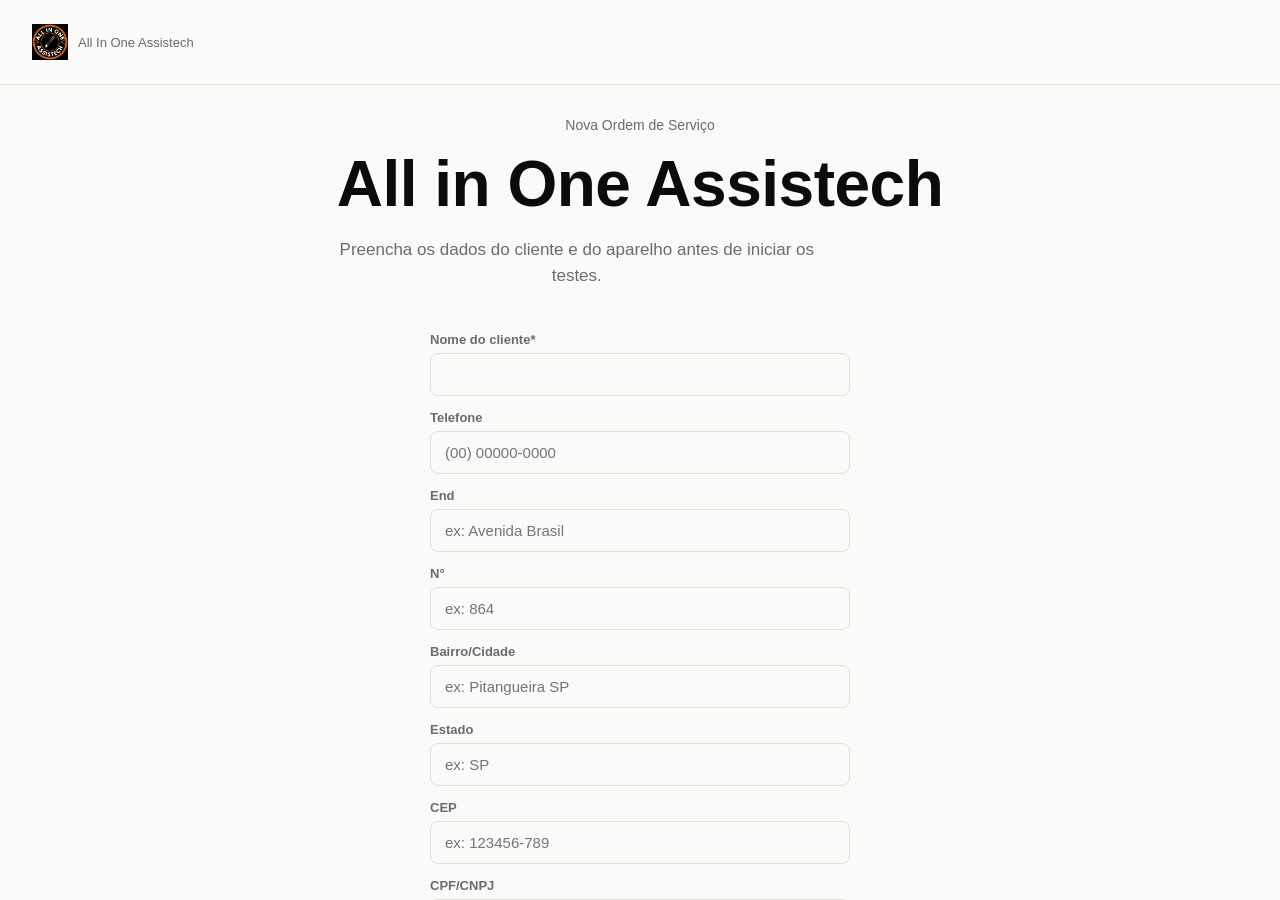
<file: index.html>
<!DOCTYPE html>
<html lang="pt-BR">
<head>
<meta charset="UTF-8">
<meta name="viewport" content="width=device-width, initial-scale=1">
<title>Diagnóstico AIO — All In One Assistech</title>
<link rel="icon" type="image/png" href="logo.png">
<link rel="stylesheet" href="styles.css">
</head>
<body>

<!-- TELA 1 — NOVA OS / INÍCIO -->
<section id="screen-start" class="screen screen--light is-active">
  <header class="brandbar">
    <img class="brandbar__logo" src="logo.png" alt="All In One Assistech">
    <span class="brandbar__name">All In One Assistech</span>
  </header>

  <div class="hero">

    <div id="os-form-wrap">
      <p class="hero__eyebrow">Nova Ordem de Serviço</p>
      <h1 class="hero__title">All in One Assistech</h1>
      <p class="hero__subtitle">
        Preencha os dados do cliente e do aparelho antes de iniciar
        os testes.
      </p>

      <form id="os-form" class="os-form">
        <label>Nome do cliente*
          <input type="text" id="os-cliente" required>
        </label>
        <label>Telefone
          <input type="tel" id="os-telefone" placeholder="(00) 00000-0000">
        </label>
        <label>End
          <input type="tel" id="os-end" placeholder="ex: Avenida Brasil">
        </label>
       <label>N°
          <input type="tel" id="os-n°" placeholder="ex: 864">
        </label>
       <label>Bairro/Cidade
          <input type="tel" id="os-bairro/cidade" placeholder="ex: Pitangueira SP">
        </label>
         <label>Estado
          <input type="tel" id="os-estado" placeholder="ex: SP">
        </label>
         <label>CEP
          <input type="tel" id="os-cep" placeholder="ex: 123456-789">
        </label>
           <label>CPF/CNPJ
          <input type="tel" id="os-cpf/cnpj " placeholder="ex: 000000000-00">
        </label>
             <label>N° de Serie
          <input type="tel" id=" os-n° de serie " placeholder="ex: 000000000-00">
        </label>
        <label>IMEI
          <input type="tel" id="os-imei"  placeholder="ex: 00 0000 000000 00000">
        </label>
           <label>Aparelho (marca/modelo)
          <input type="text" id="os-aparelho" placeholder="ex: Samsung A54">
        </label>
        <label>Defeito relatado*
          <textarea id="os-defeito" rows="2" required></textarea>
        </label>
               <label>Solução Apresentado*
          <textarea id="os-solução" rows="2" required></textarea>
        </label>
               <label>Senha do aparelho*
          <input type="hidden" id="os-senha">
        </label>
        <div class="senha-widget">
          <div class="senha-tabs">
            <button type="button" class="senha-tab active" data-mode="texto">PIN / Senha</button>
            <button type="button" class="senha-tab" data-mode="padrao">Padrão (desenho)</button>
          </div>
          <textarea id="os-senha-texto" rows="2" placeholder="Digite a senha ou PIN"></textarea>
          <div id="os-senha-padrao-wrap" class="senha-padrao-wrap" style="display:none;">
            <canvas id="os-senha-pattern" width="168" height="168"></canvas>
            <button type="button" id="os-senha-pattern-clear" class="btn btn--ghost-dark senha-padrao-clear">Limpar desenho</button>
          </div>
        </div>
        <label>Acessórios entregues
          <input type="text" id="os-acessorios" placeholder="ex: carregador, capinha">
        </label>
             </label>
               <label>Data e hora de entrada*
          <textarea id="os-data e hora entrada " rows="2" required></textarea>
        </label>
                     </label>
               <label>Data e hora de saida*
          <textarea id="os-data e hora said " rows="2" required></textarea>
        </label>
             </label>
               <label>orçamento aprovado*
          <textarea id="os-orçamento aprovado " rows="2" required></textarea>
        </label>
             </label>
               <label>Tecnico visto
          <textarea id="os-tecnico " rows="2" required></textarea>
        </label>



        <button type="submit" class="btn btn--primary btn--lg">Criar OS</button>
      </form>
    </div>

    <div id="os-ready-wrap" style="display:none;">
      <p class="hero__eyebrow">OS criada</p>
      <h1 class="hero__title" id="os-ready-name">—</h1>
      <p class="hero__subtitle" id="os-ready-sub"></p>

      <button id="btn-start" class="btn btn--primary btn--lg">▶ Iniciar Teste</button>
    </div>

  </div>

  <footer class="foot">Bancada de diagnóstico</footer>
</section>

<!-- TELA 2 — QR CODE -->
<section id="screen-qr" class="screen screen--dark">
  <header class="brandbar brandbar--dark">
    <img class="brandbar__logo" src="logo.png" alt="All In One Assistech">
    <span class="brandbar__name">All In One Assistech</span>
  </header>

  <div class="qrwrap">
    <p class="qrwrap__eyebrow">Teste de diagnóstico</p>
    <h1 class="qrwrap__title">Escaneie o QR Code com o celular</h1>

    <div class="qrcard">
      <canvas id="qr-canvas" width="280" height="280"></canvas>
    </div>

    <p class="qrwrap__session">/teste/<span id="session-code">------</span></p>

    <p class="qrwrap__status">
      <span class="pulse-dot"></span>
      Aguardando conexão do celular...
    </p>

    <button id="btn-cancel" class="btn btn--ghost">Cancelar</button>
  </div>
</section>

<!-- TELA 3 — RESULTADO -->
<section id="screen-result" class="screen screen--light">
  <header class="brandbar">
    <img class="brandbar__logo" src="logo.png" alt="All In One Assistech">
    <span class="brandbar__name">All In One Assistech</span>
  </header>

  <div class="resultwrap">
    <p class="resultwrap__eyebrow">Teste concluído</p>
    <h1 class="resultwrap__title">Resultado do aparelho</h1>
    <p class="resultwrap__client" id="result-client">—</p>

    <div class="result-list" id="result-list"></div>

    <button id="btn-continue" class="btn btn--primary btn--lg">Continuar →</button>
  </div>
</section>

<!-- TELA 4 — FOTOS -->
<section id="screen-photos" class="screen screen--light">
  <header class="brandbar">
    <img class="brandbar__logo" src="logo.png" alt="All In One Assistech">
    <span class="brandbar__name">All In One Assistech</span>
  </header>

  <div class="photoswrap">
    <p class="hero__eyebrow">Antes de gerar a OS</p>
    <h1 class="resultwrap__title">Fotos do aparelho</h1>
    <p class="hero__subtitle">Adicione fotos de antes e depois do serviço (opcional). Elas entram como página 3 do PDF final.</p>

    <div class="photo-groups">
      <div class="photo-group">
        <div class="photo-group__head">
          <span>Antes</span>
          <label class="btn btn--ghost-dark photo-group__add">
            + Adicionar
            <input type="file" id="photos-before-input" accept="image/*" multiple hidden>
          </label>
        </div>
        <div class="photo-grid" id="photos-before-grid"></div>
      </div>

      <div class="photo-group">
        <div class="photo-group__head">
          <span>Depois</span>
          <label class="btn btn--ghost-dark photo-group__add">
            + Adicionar
            <input type="file" id="photos-after-input" accept="image/*" multiple hidden>
          </label>
        </div>
        <div class="photo-grid" id="photos-after-grid"></div>
      </div>
    </div>

    <button id="btn-generate" class="btn btn--primary btn--lg">📄 Finalizar aparelho</button>
  </div>
</section>

<script src="vendor.qrcode.js"></script>
<script src="vendor.mqtt.js"></script>
<script src="vendor.pdflib.js"></script>
<script src="pdf-gen.js"></script>
<script src="app.js"></script>
</body>
</html>
</file>
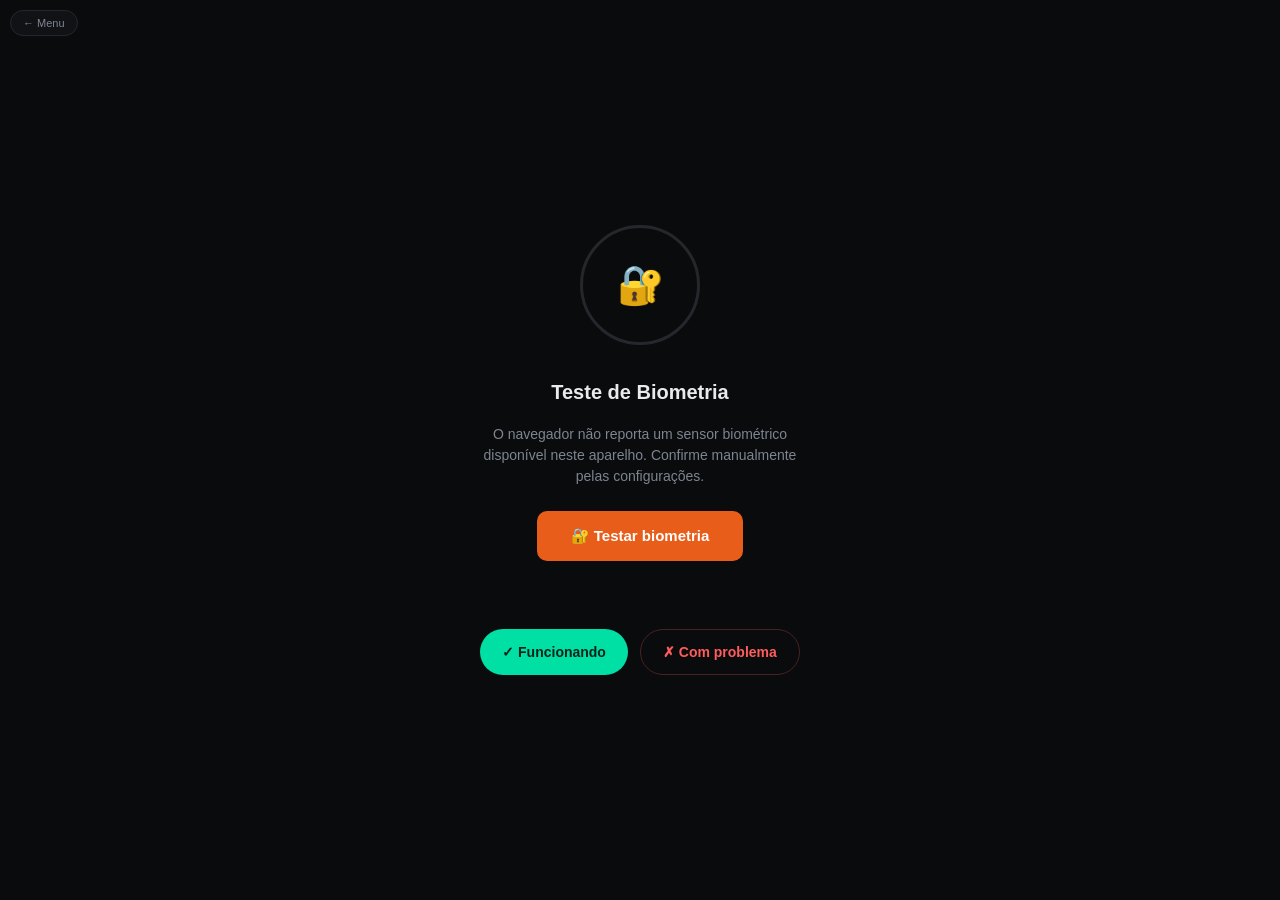
<file: biometry.html>
<!DOCTYPE html>
<html lang="pt-BR">
<head>
<meta charset="UTF-8">
<meta name="viewport" content="width=device-width, initial-scale=1, viewport-fit=cover">
<title>Teste de Biometria — All In One Assistech</title>
<link rel="icon" type="image/png" href="logo.png">
<style>
  :root{
    --bg:#0a0b0d; --panel:#141619; --line:#24272c;
    --text:#e8eaed; --text-dim:#7d8590;
    --accent:#00e0a4; --accent-dim:#063d30;
    --orange:#E85D1A; --warn:#ff5c5c;
  }
  *{ box-sizing: border-box; -webkit-tap-highlight-color: transparent; }
  html, body{
    margin:0; padding:0; height:100%; overflow:hidden;
    background:var(--bg); color:var(--text);
    font-family:-apple-system,BlinkMacSystemFont,"Segoe UI",Roboto,sans-serif;
  }
  #app{
    position:relative; height:100dvh; width:100%;
    display:flex; flex-direction:column; align-items:center; justify-content:center;
    text-align:center; padding:24px;
  }
  #backLink{
    position:absolute; z-index:2; top:max(10px, env(safe-area-inset-top)); left:10px;
    background:rgba(20,22,25,0.72); border:1px solid var(--line); border-radius:999px;
    padding:6px 12px; font-size:11px; color:var(--text-dim); text-decoration:none;
  }
  .ring{
    width:120px; height:120px; border-radius:50%;
    border:3px solid var(--line);
    display:flex; align-items:center; justify-content:center;
    font-size:38px; margin-bottom:22px;
  }
  .ring.ok{ border-color: var(--accent); }
  h1{ font-size:20px; font-weight:700; margin-bottom:6px; }
  p.sub{ font-size:14px; color:var(--text-dim); max-width:320px; margin-bottom:24px; line-height:1.5; }
  .result{ font-size:15px; margin-bottom:22px; min-height:20px; }
  .result.ok{ color: var(--accent); }
  .result.warn{ color: var(--warn); }
  button.scan{
    appearance:none; border:none; cursor:pointer; font-family:inherit; font-weight:700;
    background:var(--orange); color:#fff; font-size:15px; padding:16px 34px; border-radius:10px;
    margin-bottom: 26px;
  }
  .confirm-row{ display:flex; gap:12px; }
  button.act{ appearance:none; border:none; cursor:pointer; font-family:inherit; font-weight:700; border-radius:999px; font-size:14px; padding:14px 22px; }
  #okBtn{ background:var(--accent); color:#06231a; }
  #failBtn{ background:transparent; color:var(--warn); border:1px solid #4a2222; }
</style>
</head>
<body>
<div id="app">
  <a id="backLink" href="menu.html">← Menu</a>

  <div class="ring" id="ring">🔐</div>
  <h1>Teste de Biometria</h1>
  <p class="sub" id="instruction">Toque no botão abaixo — o aparelho deve pedir sua digital ou Face ID, igual acontece pra desbloquear.</p>

  <button class="scan" id="testBtn">🔐 Testar biometria</button>
  <div class="result" id="result"></div>

  <div class="confirm-row">
    <button class="act" id="okBtn">✓ Funcionando</button>
    <button class="act" id="failBtn">✗ Com problema</button>
  </div>
</div>

<script>
(function () {
  const sessionCode = new URLSearchParams(window.location.search).get('session');
  const backLink = document.getElementById('backLink');
  if (sessionCode) backLink.href = new URL(`menu.html?session=${sessionCode}`, window.location.href).href;

  const ring = document.getElementById('ring');
  const result = document.getElementById('result');
  const testBtn = document.getElementById('testBtn');
  const instruction = document.getElementById('instruction');

  function randomBytes(len) {
    const arr = new Uint8Array(len);
    crypto.getRandomValues(arr);
    return arr;
  }

  async function checkAvailability() {
    if (!window.PublicKeyCredential || !navigator.credentials) {
      instruction.textContent = 'Este navegador não suporta teste de biometria via web (comum fora do Chrome/Android recente).';
      testBtn.disabled = true;
      testBtn.style.opacity = '0.4';
      return;
    }
    try {
      const available = await PublicKeyCredential.isUserVerifyingPlatformAuthenticatorAvailable();
      if (!available) {
        instruction.textContent = 'O navegador não reporta um sensor biométrico disponível neste aparelho. Confirme manualmente pelas configurações.';
      }
    } catch {}
  }
  checkAvailability();

  testBtn.addEventListener('click', async () => {
    result.textContent = '';
    result.className = 'result';
    try {
      await navigator.credentials.create({
        publicKey: {
          challenge: randomBytes(32),
          rp: { name: 'AIO Diagnóstico' },
          user: { id: randomBytes(16), name: 'teste-bancada', displayName: 'Teste de Bancada' },
          pubKeyCredParams: [{ type: 'public-key', alg: -7 }, { type: 'public-key', alg: -257 }],
          authenticatorSelection: { authenticatorAttachment: 'platform', userVerification: 'required' },
          timeout: 60000
        }
      });
      ring.classList.add('ok');
      ring.textContent = '✅';
      result.textContent = 'Biometria confirmada com sucesso.';
      result.classList.add('ok');
    } catch (err) {
      result.textContent = 'Não confirmado (' + err.name + '). Pode ter sido cancelado ou o sensor falhou.';
      result.classList.add('warn');
    }
  });

  function saveResult(status) {
    if (!sessionCode) return;
    const key = 'aio-diag-' + sessionCode;
    let results = {};
    try { results = JSON.parse(sessionStorage.getItem(key) || '{}'); } catch {}
    results.biometry = status;
    sessionStorage.setItem(key, JSON.stringify(results));
  }

  function finish(status) {
    saveResult(status);
    if (sessionCode) {
      window.location.href = new URL(`menu.html?session=${sessionCode}`, window.location.href).href;
    }
  }

  document.getElementById('okBtn').addEventListener('click', () => finish('ok'));
  document.getElementById('failBtn').addEventListener('click', () => finish('fail'));
})();
</script>
</body>
</html>
</file>
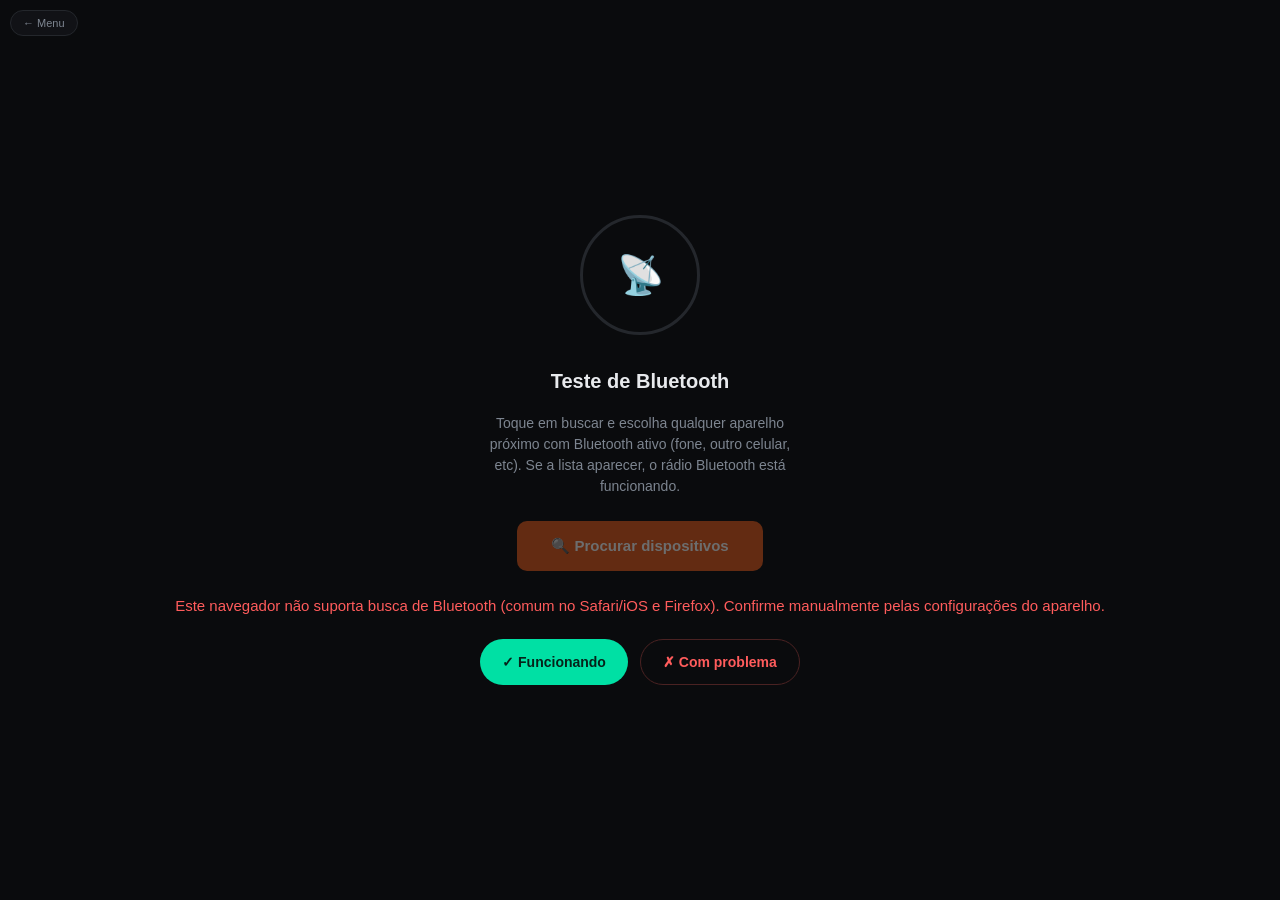
<file: bluetooth.html>
<!DOCTYPE html>
<html lang="pt-BR">
<head>
<meta charset="UTF-8">
<meta name="viewport" content="width=device-width, initial-scale=1, viewport-fit=cover">
<title>Teste de Bluetooth — All In One Assistech</title>
<link rel="icon" type="image/png" href="logo.png">
<style>
  :root{
    --bg:#0a0b0d; --panel:#141619; --line:#24272c;
    --text:#e8eaed; --text-dim:#7d8590;
    --accent:#00e0a4; --accent-dim:#063d30;
    --orange:#E85D1A; --warn:#ff5c5c;
  }
  *{ box-sizing: border-box; -webkit-tap-highlight-color: transparent; }
  html, body{
    margin:0; padding:0; height:100%; overflow:hidden;
    background:var(--bg); color:var(--text);
    font-family:-apple-system,BlinkMacSystemFont,"Segoe UI",Roboto,sans-serif;
  }
  #app{
    position:relative; height:100dvh; width:100%;
    display:flex; flex-direction:column; align-items:center; justify-content:center;
    text-align:center; padding:24px;
  }
  #backLink{
    position:absolute; z-index:2; top:max(10px, env(safe-area-inset-top)); left:10px;
    background:rgba(20,22,25,0.72); border:1px solid var(--line); border-radius:999px;
    padding:6px 12px; font-size:11px; color:var(--text-dim); text-decoration:none;
  }
  .ring{
    width:120px; height:120px; border-radius:50%;
    border:3px solid var(--line);
    display:flex; align-items:center; justify-content:center;
    font-size:38px; margin-bottom:22px;
  }
  .ring.found{ border-color: var(--accent); }
  h1{ font-size:20px; font-weight:700; margin-bottom:6px; }
  p.sub{ font-size:14px; color:var(--text-dim); max-width:320px; margin-bottom:24px; line-height:1.5; }
  .result{ font-size:15px; margin-bottom:22px; min-height: 20px; }
  .result.ok{ color: var(--accent); }
  .result.warn{ color: var(--warn); }
  button.scan{
    appearance:none; border:none; cursor:pointer; font-family:inherit; font-weight:700;
    background:var(--orange); color:#fff; font-size:15px; padding:16px 34px; border-radius:10px;
    margin-bottom: 26px;
  }
  .confirm-row{ display:flex; gap:12px; }
  button.act{ appearance:none; border:none; cursor:pointer; font-family:inherit; font-weight:700; border-radius:999px; font-size:14px; padding:14px 22px; }
  #okBtn{ background:var(--accent); color:#06231a; }
  #failBtn{ background:transparent; color:var(--warn); border:1px solid #4a2222; }
</style>
</head>
<body>
<div id="app">
  <a id="backLink" href="menu.html">← Menu</a>

  <div class="ring" id="ring">📡</div>
  <h1>Teste de Bluetooth</h1>
  <p class="sub" id="instruction">Toque em buscar e escolha qualquer aparelho próximo com Bluetooth ativo (fone, outro celular, etc). Se a lista aparecer, o rádio Bluetooth está funcionando.</p>

  <button class="scan" id="scanBtn">🔍 Procurar dispositivos</button>
  <div class="result" id="result"></div>

  <div class="confirm-row">
    <button class="act" id="okBtn">✓ Funcionando</button>
    <button class="act" id="failBtn">✗ Com problema</button>
  </div>
</div>

<script>
(function () {
  const sessionCode = new URLSearchParams(window.location.search).get('session');
  const backLink = document.getElementById('backLink');
  if (sessionCode) backLink.href = new URL(`menu.html?session=${sessionCode}`, window.location.href).href;

  const ring = document.getElementById('ring');
  const result = document.getElementById('result');
  const scanBtn = document.getElementById('scanBtn');

  if (!navigator.bluetooth) {
    result.textContent = 'Este navegador não suporta busca de Bluetooth (comum no Safari/iOS e Firefox). Confirme manualmente pelas configurações do aparelho.';
    result.classList.add('warn');
    scanBtn.disabled = true;
    scanBtn.style.opacity = '0.4';
  }

  scanBtn.addEventListener('click', async () => {
    result.textContent = '';
    result.className = 'result';
    try {
      const device = await navigator.bluetooth.requestDevice({ acceptAllDevices: true });
      ring.classList.add('found');
      ring.textContent = '✅';
      result.textContent = 'Encontrado: ' + (device.name || 'dispositivo sem nome');
      result.classList.add('ok');
    } catch (err) {
      result.textContent = err.name === 'NotFoundError'
        ? 'Nenhum dispositivo selecionado. Tente de novo ou confirme manualmente abaixo.'
        : 'Erro ao buscar (' + err.name + ').';
      result.classList.add('warn');
    }
  });

  function saveResult(status) {
    if (!sessionCode) return;
    const key = 'aio-diag-' + sessionCode;
    let results = {};
    try { results = JSON.parse(sessionStorage.getItem(key) || '{}'); } catch {}
    results.bluetooth = status;
    sessionStorage.setItem(key, JSON.stringify(results));
  }

  function finish(status) {
    saveResult(status);
    if (sessionCode) {
      window.location.href = new URL(`menu.html?session=${sessionCode}`, window.location.href).href;
    }
  }

  document.getElementById('okBtn').addEventListener('click', () => finish('ok'));
  document.getElementById('failBtn').addEventListener('click', () => finish('fail'));
})();
</script>
</body>
</html>
</file>
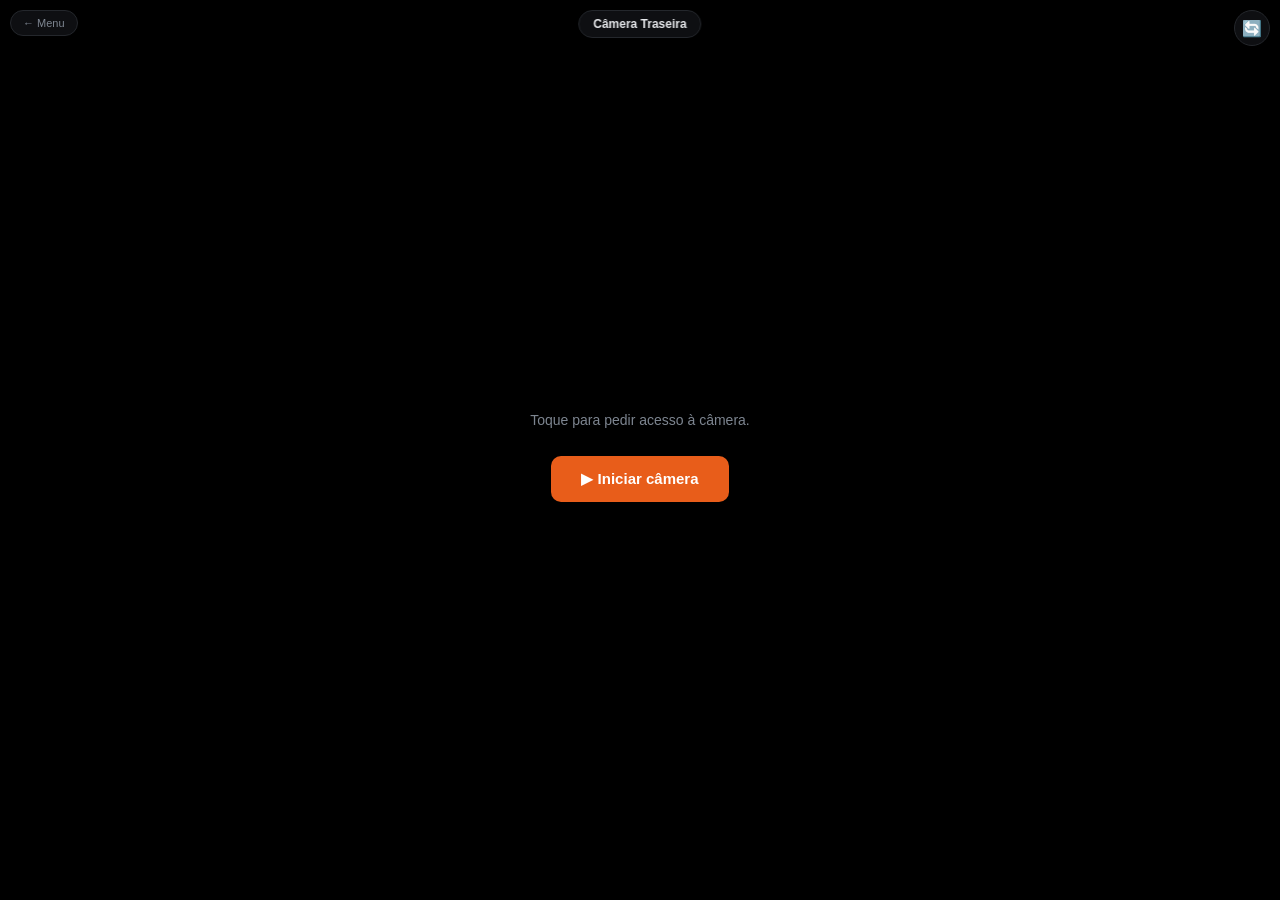
<file: camera.html>
<!DOCTYPE html>
<html lang="pt-BR">
<head>
<meta charset="UTF-8">
<meta name="viewport" content="width=device-width, initial-scale=1, viewport-fit=cover">
<title>Teste de Câmera — All In One Assistech</title>
<link rel="icon" type="image/png" href="logo.png">
<style>
  :root{
    --bg: #0a0b0d;
    --panel: #141619;
    --line: #24272c;
    --text: #e8eaed;
    --text-dim: #7d8590;
    --accent: #00e0a4;
    --accent-dim: #063d30;
    --orange: #E85D1A;
    --warn: #ff5c5c;
  }
  *{ box-sizing: border-box; -webkit-tap-highlight-color: transparent; }
  html, body{
    margin: 0; padding: 0; height: 100%; overflow: hidden;
    background: var(--bg); color: var(--text);
    font-family: -apple-system, BlinkMacSystemFont, "Segoe UI", Roboto, sans-serif;
    user-select: none;
  }
  #app{ position: relative; height: 100dvh; width: 100%; }

  video{
    position: absolute; inset: 0;
    width: 100%; height: 100%;
    object-fit: cover;
    background: #000;
  }
  video.mirror{ transform: scaleX(-1); }

  .hud{ position: absolute; z-index: 2; }

  #backLink{
    top: max(10px, env(safe-area-inset-top));
    left: 10px;
    background: rgba(20,22,25,0.72);
    border: 1px solid var(--line);
    border-radius: 999px;
    padding: 6px 12px;
    font-size: 11px; color: var(--text-dim);
    text-decoration: none;
  }

  #label{
    top: max(10px, env(safe-area-inset-top));
    left: 50%; transform: translateX(-50%);
    background: rgba(20,22,25,0.72);
    backdrop-filter: blur(6px);
    border: 1px solid var(--line);
    border-radius: 999px;
    padding: 6px 14px;
    font-size: 12px; font-weight: 700;
  }

  #flipBtn{
    top: max(10px, env(safe-area-inset-top));
    right: 10px;
    background: rgba(20,22,25,0.72);
    border: 1px solid var(--line);
    border-radius: 999px;
    width: 36px; height: 36px;
    display: flex; align-items: center; justify-content: center;
    font-size: 16px;
    color: var(--text);
    appearance: none; cursor: pointer;
  }

  #idleMsg, #errorBox{
    position: absolute; inset: 0;
    display: none;
    flex-direction: column; align-items: center; justify-content: center;
    text-align: center; padding: 30px;
    gap: 14px;
  }
  #idleMsg.show, #errorBox.show{ display: flex; }
  #errorBox p{ color: var(--warn); font-size: 14px; max-width: 280px; line-height: 1.5; }
  #idleMsg p{ color: var(--text-dim); font-size: 14px; max-width: 280px; }

  button.action{
    appearance: none; border: none; cursor: pointer;
    font-family: inherit; font-weight: 700;
    border-radius: 10px;
    background: var(--orange); color: #fff;
    font-size: 15px; padding: 14px 30px;
  }

  .controls{
    bottom: max(16px, env(safe-area-inset-bottom));
    left: 0; right: 0;
    display: flex; justify-content: center; gap: 12px;
  }
  .controls button{
    appearance: none; border: none; cursor: pointer;
    font-family: inherit; font-weight: 700;
    font-size: 14px; padding: 14px 22px;
    border-radius: 999px;
  }
  #okBtn{ background: var(--accent); color: #06231a; }
  #failBtn{ background: rgba(20,22,25,0.85); color: var(--warn); border: 1px solid #4a2222; }
</style>
</head>
<body>
<div id="app">

  <video id="video" autoplay playsinline muted></video>

  <a id="backLink" class="hud" href="menu.html">← Menu</a>
  <div id="label" class="hud"></div>
  <button id="flipBtn" class="hud" title="Trocar câmera">🔄</button>

  <div id="idleMsg" class="hud">
    <p>Toque para pedir acesso à câmera.</p>
    <button class="action" id="startBtn">▶ Iniciar câmera</button>
  </div>

  <div id="errorBox" class="hud">
    <p id="errorText"></p>
    <button class="action" id="retryBtn">Tentar de novo</button>
  </div>

  <div class="hud controls" id="controls" style="display:none;">
    <button id="okBtn">✓ Funcionando</button>
    <button id="failBtn">✗ Com problema</button>
  </div>

</div>

<script>
(function () {
  const sessionCode = new URLSearchParams(window.location.search).get('session');
  const params = new URLSearchParams(window.location.search);
  let facing = params.get('facing') === 'user' ? 'user' : 'environment';

  const video = document.getElementById('video');
  const backLink = document.getElementById('backLink');
  const label = document.getElementById('label');
  const flipBtn = document.getElementById('flipBtn');
  const idleMsg = document.getElementById('idleMsg');
  const errorBox = document.getElementById('errorBox');
  const errorText = document.getElementById('errorText');
  const startBtn = document.getElementById('startBtn');
  const retryBtn = document.getElementById('retryBtn');
  const controls = document.getElementById('controls');
  const okBtn = document.getElementById('okBtn');
  const failBtn = document.getElementById('failBtn');

  let stream = null;

  function testId() {
    return facing === 'user' ? 'cam-front' : 'cam-back';
  }

  function updateLabel() {
    label.textContent = facing === 'user' ? 'Câmera Frontal' : 'Câmera Traseira';
    video.classList.toggle('mirror', facing === 'user');
  }

  function updateBackLink() {
    if (sessionCode) {
      backLink.href = new URL(`menu.html?session=${sessionCode}`, window.location.href).href;
    }
  }

  function stopStream() {
    if (stream) {
      stream.getTracks().forEach(t => t.stop());
      stream = null;
    }
  }

  async function startCamera() {
    idleMsg.classList.remove('show');
    errorBox.classList.remove('show');
    stopStream();

    try {
      stream = await navigator.mediaDevices.getUserMedia({
        video: { facingMode: { ideal: facing } },
        audio: false
      });
    } catch (err) {
      showError(err);
      return;
    }

    video.srcObject = stream;
    controls.style.display = 'flex';
  }

  function showError(err) {
    controls.style.display = 'none';
    let msg;
    if (err.name === 'NotAllowedError') {
      msg = 'Permissão negada. Libere o acesso à câmera no ícone ao lado da URL e tente de novo.';
    } else if (err.name === 'NotFoundError') {
      msg = 'Nenhuma câmera encontrada nesse aparelho para essa posição.';
    } else if (err.name === 'NotReadableError') {
      msg = 'A câmera não respondeu — pode estar sendo usada por outro app, ou com problema de hardware.';
    } else {
      msg = 'Não foi possível acessar a câmera (' + err.name + ').';
    }
    errorText.textContent = msg;
    errorBox.classList.add('show');
  }

  function saveResult(status) {
    if (!sessionCode) return;
    const key = 'aio-diag-' + sessionCode;
    let results = {};
    try { results = JSON.parse(sessionStorage.getItem(key) || '{}'); } catch {}
    results[testId()] = status;
    sessionStorage.setItem(key, JSON.stringify(results));
  }

  function finish(status) {
    saveResult(status);
    stopStream();
    if (sessionCode) {
      window.location.href = new URL(`menu.html?session=${sessionCode}`, window.location.href).href;
    } else {
      controls.style.display = 'none';
      idleMsg.classList.add('show');
    }
  }

  flipBtn.addEventListener('click', () => {
    facing = facing === 'user' ? 'environment' : 'user';
    updateLabel();
    startCamera();
  });

  startBtn.addEventListener('click', startCamera);
  retryBtn.addEventListener('click', startCamera);
  okBtn.addEventListener('click', () => finish('ok'));
  failBtn.addEventListener('click', () => finish('fail'));

  window.addEventListener('pagehide', stopStream);

  updateLabel();
  updateBackLink();
  idleMsg.classList.add('show');
})();
</script>
</body>
</html>
</file>
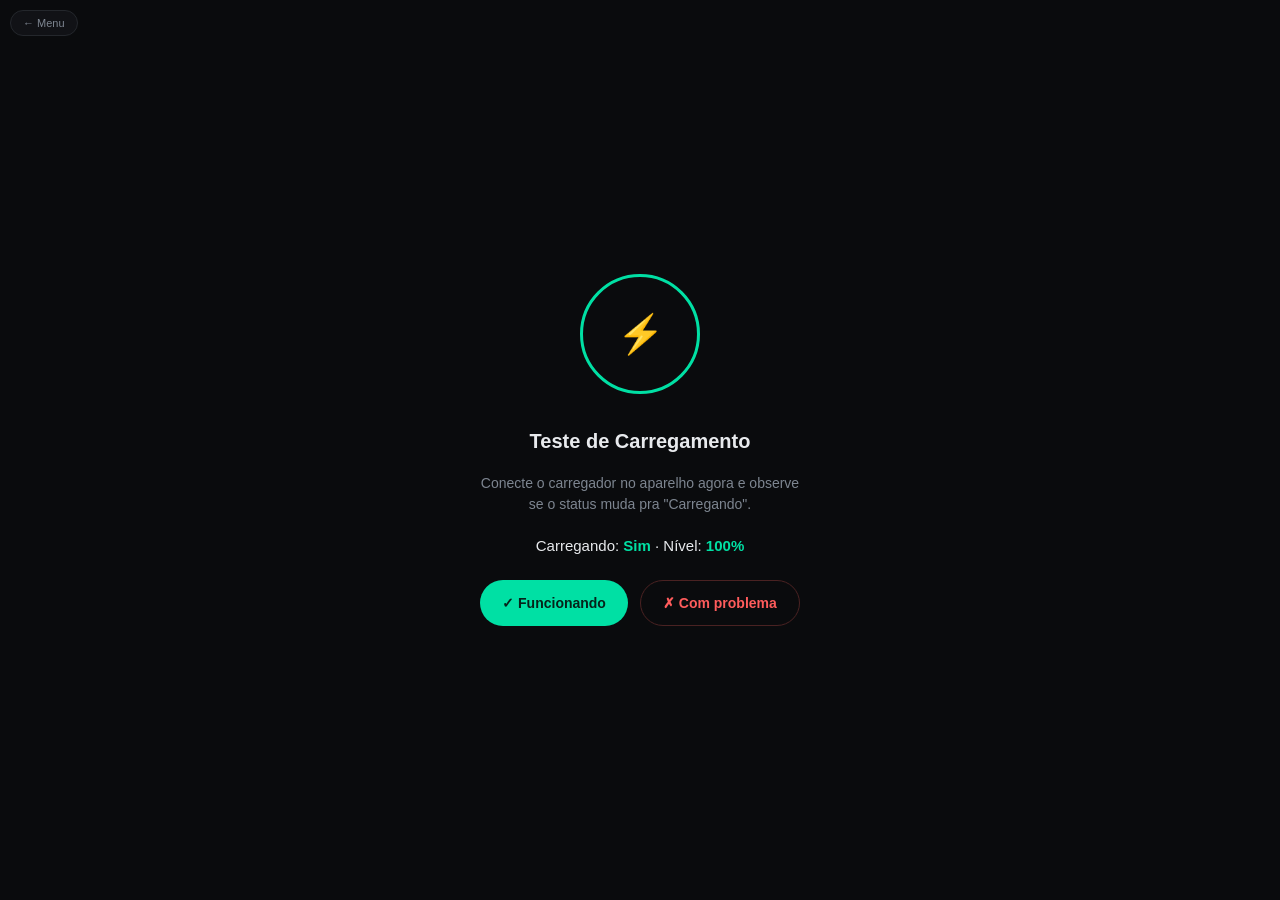
<file: charging.html>
<!DOCTYPE html>
<html lang="pt-BR">
<head>
<meta charset="UTF-8">
<meta name="viewport" content="width=device-width, initial-scale=1, viewport-fit=cover">
<title>Teste de Carregamento — All In One Assistech</title>
<link rel="icon" type="image/png" href="logo.png">
<style>
  :root{
    --bg:#0a0b0d; --panel:#141619; --line:#24272c;
    --text:#e8eaed; --text-dim:#7d8590;
    --accent:#00e0a4; --accent-dim:#063d30;
    --orange:#E85D1A; --warn:#ff5c5c;
  }
  *{ box-sizing: border-box; -webkit-tap-highlight-color: transparent; }
  html, body{
    margin:0; padding:0; height:100%; overflow:hidden;
    background:var(--bg); color:var(--text);
    font-family:-apple-system,BlinkMacSystemFont,"Segoe UI",Roboto,sans-serif;
  }
  #app{
    position:relative; height:100dvh; width:100%;
    display:flex; flex-direction:column; align-items:center; justify-content:center;
    text-align:center; padding:24px;
  }
  #backLink{
    position:absolute; z-index:2; top:max(10px, env(safe-area-inset-top)); left:10px;
    background:rgba(20,22,25,0.72); border:1px solid var(--line); border-radius:999px;
    padding:6px 12px; font-size:11px; color:var(--text-dim); text-decoration:none;
  }
  .ring{
    width:120px; height:120px; border-radius:50%;
    border:3px solid var(--line);
    display:flex; align-items:center; justify-content:center;
    font-size:38px; margin-bottom:22px;
    transition: border-color 0.3s;
  }
  .ring.charging{ border-color: var(--accent); }
  h1{ font-size:20px; font-weight:700; margin-bottom:6px; }
  p.sub{ font-size:14px; color:var(--text-dim); max-width:320px; margin-bottom:8px; line-height:1.5; }
  .readout{ font-size:15px; margin: 14px 0 26px; }
  .readout b{ color: var(--accent); }
  .warn-text{ color: var(--warn); font-size: 13px; max-width: 300px; margin-bottom: 20px; line-height:1.5; }
  .confirm-row{ display:flex; gap:12px; }
  button{ appearance:none; border:none; cursor:pointer; font-family:inherit; font-weight:700; border-radius:999px; font-size:14px; padding:14px 22px; }
  #okBtn{ background:var(--accent); color:#06231a; }
  #failBtn{ background:transparent; color:var(--warn); border:1px solid #4a2222; }
</style>
</head>
<body>
<div id="app">
  <a id="backLink" href="menu.html">← Menu</a>

  <div class="ring" id="ring">🔌</div>
  <h1 id="title">Teste de Carregamento</h1>
  <p class="sub" id="instruction">Conecte o carregador no aparelho agora e observe se o status muda pra "Carregando".</p>

  <div class="readout" id="readout"></div>
  <p class="warn-text" id="unsupported" style="display:none;">
    Este navegador não expõe o status de carregamento automaticamente
    (comum no Safari/iOS e Firefox). Confirme manualmente olhando o
    ícone de bateria do sistema.
  </p>

  <div class="confirm-row">
    <button id="okBtn">✓ Funcionando</button>
    <button id="failBtn">✗ Com problema</button>
  </div>
</div>

<script>
(function () {
  const sessionCode = new URLSearchParams(window.location.search).get('session');
  const aspect = new URLSearchParams(window.location.search).get('aspect') === 'port' ? 'port' : 'charging';
  const testId = aspect === 'port' ? 'charge-port' : 'charging';

  const backLink = document.getElementById('backLink');
  if (sessionCode) backLink.href = new URL(`menu.html?session=${sessionCode}`, window.location.href).href;

  if (aspect === 'port') {
    document.getElementById('title').textContent = 'Teste de Conector de Carga';
    document.getElementById('instruction').textContent =
      'Conecte o cabo e balance levemente o conector/cabo. Se a carga cair ou parar ao mexer, é sinal de mau contato no conector.';
  }

  const ring = document.getElementById('ring');
  const readout = document.getElementById('readout');
  const unsupported = document.getElementById('unsupported');

  if ('getBattery' in navigator) {
    navigator.getBattery().then(battery => {
      function update() {
        ring.classList.toggle('charging', battery.charging);
        ring.textContent = battery.charging ? '⚡' : '🔌';
        readout.innerHTML = 'Carregando: <b>' + (battery.charging ? 'Sim' : 'Não') + '</b> · Nível: <b>' + Math.round(battery.level * 100) + '%</b>';
      }
      update();
      battery.addEventListener('chargingchange', update);
      battery.addEventListener('levelchange', update);
    }).catch(() => {
      unsupported.style.display = 'block';
    });
  } else {
    unsupported.style.display = 'block';
  }

  function saveResult(status) {
    if (!sessionCode) return;
    const key = 'aio-diag-' + sessionCode;
    let results = {};
    try { results = JSON.parse(sessionStorage.getItem(key) || '{}'); } catch {}
    results[testId] = status;
    sessionStorage.setItem(key, JSON.stringify(results));
  }

  function finish(status) {
    saveResult(status);
    if (sessionCode) {
      window.location.href = new URL(`menu.html?session=${sessionCode}`, window.location.href).href;
    }
  }

  document.getElementById('okBtn').addEventListener('click', () => finish('ok'));
  document.getElementById('failBtn').addEventListener('click', () => finish('fail'));
})();
</script>
</body>
</html>
</file>
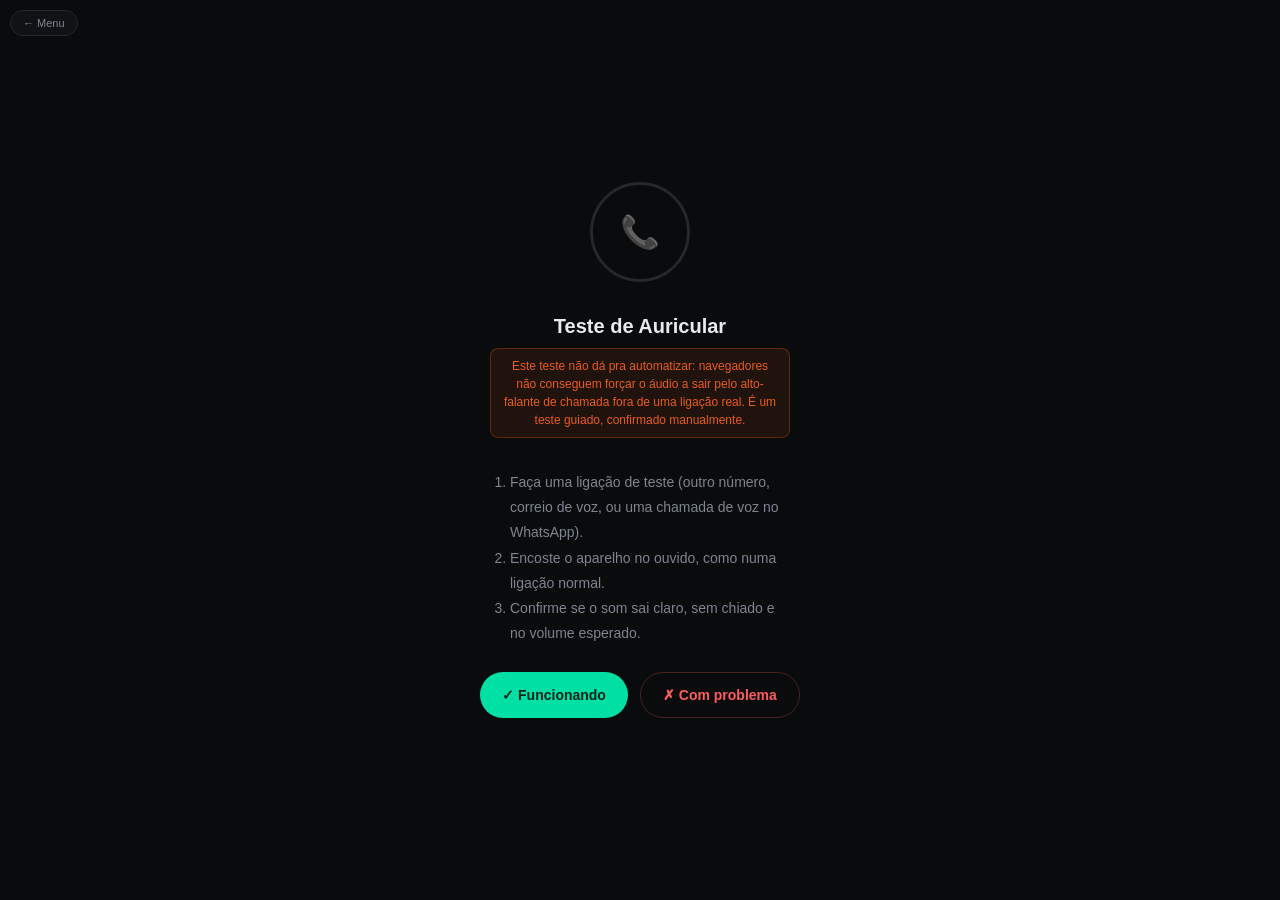
<file: earpiece.html>
<!DOCTYPE html>
<html lang="pt-BR">
<head>
<meta charset="UTF-8">
<meta name="viewport" content="width=device-width, initial-scale=1, viewport-fit=cover">
<title>Teste de Auricular — All In One Assistech</title>
<link rel="icon" type="image/png" href="logo.png">
<style>
  :root{
    --bg:#0a0b0d; --panel:#141619; --line:#24272c;
    --text:#e8eaed; --text-dim:#7d8590;
    --accent:#00e0a4; --accent-dim:#063d30;
    --orange:#E85D1A; --warn:#ff5c5c;
  }
  *{ box-sizing: border-box; -webkit-tap-highlight-color: transparent; }
  html, body{
    margin:0; padding:0; height:100%; overflow:hidden;
    background:var(--bg); color:var(--text);
    font-family:-apple-system,BlinkMacSystemFont,"Segoe UI",Roboto,sans-serif;
  }
  #app{
    position:relative; height:100dvh; width:100%;
    display:flex; flex-direction:column; align-items:center; justify-content:center;
    text-align:center; padding:24px;
  }
  #backLink{
    position:absolute; z-index:2; top:max(10px, env(safe-area-inset-top)); left:10px;
    background:rgba(20,22,25,0.72); border:1px solid var(--line); border-radius:999px;
    padding:6px 12px; font-size:11px; color:var(--text-dim); text-decoration:none;
  }
  .ring{
    width:100px; height:100px; border-radius:50%;
    border:3px solid var(--line);
    display:flex; align-items:center; justify-content:center;
    font-size:32px; margin-bottom:20px;
  }
  h1{ font-size:20px; font-weight:700; margin-bottom:10px; }
  .note{
    font-size:12px; color: var(--orange); background: rgba(232,93,26,0.1);
    border: 1px solid rgba(232,93,26,0.3); border-radius: 8px;
    padding: 8px 12px; max-width: 300px; margin-bottom: 18px; line-height: 1.5;
  }
  ol{ text-align: left; font-size: 14px; color: var(--text-dim); max-width: 300px; line-height: 1.8; margin-bottom: 26px; padding-left: 20px; }
  .confirm-row{ display:flex; gap:12px; }
  button.act{ appearance:none; border:none; cursor:pointer; font-family:inherit; font-weight:700; border-radius:999px; font-size:14px; padding:14px 22px; }
  #okBtn{ background:var(--accent); color:#06231a; }
  #failBtn{ background:transparent; color:var(--warn); border:1px solid #4a2222; }
</style>
</head>
<body>
<div id="app">
  <a id="backLink" href="menu.html">← Menu</a>

  <div class="ring">📞</div>
  <h1>Teste de Auricular</h1>

  <div class="note">
    Este teste não dá pra automatizar: navegadores não conseguem
    forçar o áudio a sair pelo alto-falante de chamada fora de uma
    ligação real. É um teste guiado, confirmado manualmente.
  </div>

  <ol>
    <li>Faça uma ligação de teste (outro número, correio de voz, ou uma chamada de voz no WhatsApp).</li>
    <li>Encoste o aparelho no ouvido, como numa ligação normal.</li>
    <li>Confirme se o som sai claro, sem chiado e no volume esperado.</li>
  </ol>

  <div class="confirm-row">
    <button class="act" id="okBtn">✓ Funcionando</button>
    <button class="act" id="failBtn">✗ Com problema</button>
  </div>
</div>

<script>
(function () {
  const sessionCode = new URLSearchParams(window.location.search).get('session');
  const backLink = document.getElementById('backLink');
  if (sessionCode) backLink.href = new URL(`menu.html?session=${sessionCode}`, window.location.href).href;

  function saveResult(status) {
    if (!sessionCode) return;
    const key = 'aio-diag-' + sessionCode;
    let results = {};
    try { results = JSON.parse(sessionStorage.getItem(key) || '{}'); } catch {}
    results.earpiece = status;
    sessionStorage.setItem(key, JSON.stringify(results));
  }

  function finish(status) {
    saveResult(status);
    if (sessionCode) {
      window.location.href = new URL(`menu.html?session=${sessionCode}`, window.location.href).href;
    }
  }

  document.getElementById('okBtn').addEventListener('click', () => finish('ok'));
  document.getElementById('failBtn').addEventListener('click', () => finish('fail'));
})();
</script>
</body>
</html>
</file>
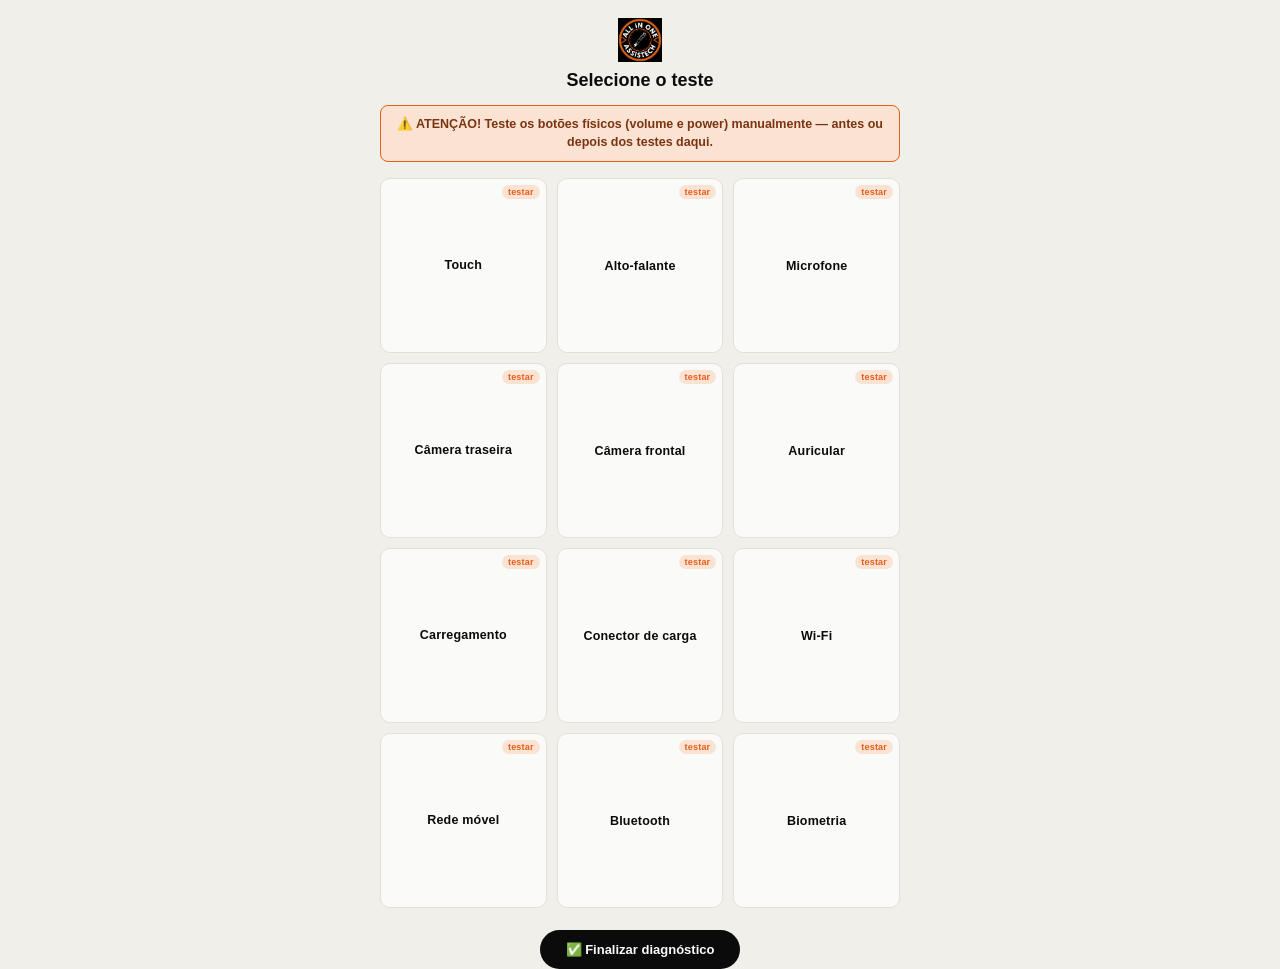
<file: menu.html>
<!DOCTYPE html>
<html lang="pt-BR">
<head>
<meta charset="UTF-8">
<meta name="viewport" content="width=device-width, initial-scale=1, viewport-fit=cover">
<title>Selecione o teste — All In One Assistech</title>
<link rel="icon" type="image/png" href="logo.png">
<style>
  :root{
    --black: #0B0B0C;
    --white: #FAFAF8;
    --paper: #F1EFEA;
    --line: #E3E0D9;
    --gray: #6B6B70;
    --gray-light: #B4B1AA;
    --orange: #E85D1A;
    --orange-dim: #FBE3D4;
    --accent: #1CA05C;
    --accent-dim: #E2F3E9;
  }
  *{ box-sizing: border-box; margin: 0; padding: 0; -webkit-tap-highlight-color: transparent; }
  html, body{ height: 100%; background: var(--paper); }
  body{
    font-family: -apple-system, BlinkMacSystemFont, "Segoe UI", sans-serif;
    color: var(--black);
    padding: max(18px, env(safe-area-inset-top)) 14px max(18px, env(safe-area-inset-bottom));
    min-height: 100dvh;
  }

  header{ text-align: center; margin-bottom: 14px; }
  header .logo{
    display: block;
    height: 44px;
    width: auto;
    margin: 0 auto 8px;
  }
  header h1{ font-size: 18px; font-weight: 700; }
  header .session{
    font-family: ui-monospace, "SFMono-Regular", Menlo, monospace;
    font-size: 12px; color: var(--gray); margin-top: 4px;
  }

  .alert{
    max-width: 520px;
    margin: 0 auto 16px;
    background: var(--orange-dim);
    border: 1px solid var(--orange);
    color: #7A3410;
    font-size: 12.5px; font-weight: 600;
    line-height: 1.4;
    padding: 10px 14px;
    border-radius: 8px;
    text-align: center;
  }

  .grid{
    display: grid;
    grid-template-columns: repeat(3, 1fr);
    gap: 10px;
    max-width: 520px;
    margin: 0 auto;
  }

  .tile{
    position: relative;
    aspect-ratio: 1 / 1.05;
    display: flex; align-items: center; justify-content: center;
    text-align: center;
    background: var(--white);
    border: 1px solid var(--line);
    border-radius: 10px;
    font-size: 12.5px; font-weight: 700;
    letter-spacing: 0.2px;
    color: var(--black);
    padding: 8px;
    text-decoration: none;
    appearance: none;
    -webkit-appearance: none;
  }
  .tile:active{ background: var(--orange-dim); }

  .tile .tag{
    position: absolute; top: 6px; right: 6px;
    font-size: 9px; font-weight: 700;
    padding: 2px 6px; border-radius: 999px;
  }
  .tile.ready .tag{ background: var(--orange-dim); color: var(--orange); }
  .tile.ok{ border-color: var(--accent); }
  .tile.ok .tag{ background: var(--accent-dim); color: var(--accent); }
  .tile.fail{ border-color: #C23B3B; }
  .tile.fail .tag{ background: #F7DEDE; color: #C23B3B; }

  #finalizeBtn{
    display: block;
    margin: 22px auto 0;
    background: var(--black); color: var(--white);
    border: none; border-radius: 999px;
    font-family: inherit; font-weight: 700; font-size: 13px;
    padding: 12px 26px; cursor: pointer;
  }
  #finalizeBtn:active{ opacity: 0.85; }
  #finalizeBtn:disabled{ opacity: 0.5; }

  #toast{
    position: fixed; left: 50%; bottom: max(22px, env(safe-area-inset-bottom));
    transform: translate(-50%, 12px);
    background: var(--black); color: var(--white);
    font-size: 13px; font-weight: 600;
    padding: 10px 18px; border-radius: 999px;
    opacity: 0; pointer-events: none;
    transition: opacity 0.25s ease, transform 0.25s ease;
    max-width: 85vw; text-align: center;
  }
  #toast.show{ opacity: 1; transform: translate(-50%, 0); }
</style>
</head>
<body>

  <header>
    <img class="logo" src="logo.png" alt="All In One Assistech">
    <h1>Selecione o teste</h1>
    <div class="session" id="sessionLabel"></div>
  </header>

  <div class="alert">⚠️ ATENÇÃO! Teste os botões físicos (volume e power) manualmente — antes ou depois dos testes daqui.</div>

  <div class="grid" id="grid"></div>

  <button id="finalizeBtn">✅ Finalizar diagnóstico</button>

  <div id="toast">Teste em breve</div>

<script src="vendor.mqtt.js"></script>
<script>
(function () {
  const TESTS = [
    { id: 'touch',      label: 'Touch',           href: 'touch.html' },
    { id: 'speaker',    label: 'Alto-falante',    href: 'speaker.html' },
    { id: 'mic',        label: 'Microfone',       href: 'mic.html' },
    { id: 'cam-back',   label: 'Câmera traseira', href: 'camera.html?facing=environment' },
    { id: 'cam-front',  label: 'Câmera frontal',  href: 'camera.html?facing=user' },
    { id: 'earpiece',   label: 'Auricular',       href: 'earpiece.html' },
    { id: 'charging',   label: 'Carregamento',    href: 'charging.html?aspect=charging' },
    { id: 'charge-port',label: 'Conector de carga', href: 'charging.html?aspect=port' },
    { id: 'wifi',       label: 'Wi-Fi',           href: 'network.html?kind=wifi' },
    { id: 'mobile-net', label: 'Rede móvel',      href: 'network.html?kind=mobile' },
    { id: 'bluetooth',  label: 'Bluetooth',       href: 'bluetooth.html' },
    { id: 'biometry',   label: 'Biometria',       href: 'biometry.html' },
  ];

  const session = new URLSearchParams(window.location.search).get('session') || '';
  document.getElementById('sessionLabel').textContent = session ? ('Sessão ' + session) : '';

  const storageKey = 'aio-diag-' + (session || 'sem-sessao');

  function getResults() {
    try { return JSON.parse(sessionStorage.getItem(storageKey) || '{}'); }
    catch { return {}; }
  }

  const grid = document.getElementById('grid');
  const toast = document.getElementById('toast');
  const finalizeBtn = document.getElementById('finalizeBtn');
  let toastTimer = null;

  function showToast(msg) {
    toast.textContent = msg;
    toast.classList.add('show');
    clearTimeout(toastTimer);
    toastTimer = setTimeout(() => toast.classList.remove('show'), 2200);
  }

  function render() {
    const results = getResults();
    grid.innerHTML = '';

    TESTS.forEach(test => {
      const result = results[test.id]; // undefined | 'ok' | 'fail'
      const statusClass = result === 'ok' ? 'ok' : result === 'fail' ? 'fail' : 'ready';
      const tagText = result === 'ok' ? 'OK' : result === 'fail' ? 'Falha' : 'testar';

      const el = document.createElement('a');
      el.className = 'tile ' + statusClass;
      el.innerHTML = `<span>${test.label}</span><span class="tag">${tagText}</span>`;

      const url = new URL(test.href, window.location.href);
      if (session) url.searchParams.set('session', session);
      el.href = url.href;

      grid.appendChild(el);
    });
  }

  render();

  // --- Envio do resultado final pro PC, via broker MQTT público ---
  // Sem backend próprio ainda, então usamos um "correio" público e
  // gratuito só como canal de mensagem: publicamos o resultado numa
  // sala identificada pelo código da sessão, e o painel do PC (que já
  // está escutando essa sala) recebe e troca de tela sozinho.
  finalizeBtn.addEventListener('click', () => {
    const results = getResults();

    if (!session) {
      showToast('Sem sessão ativa — abra pelo QR code do painel.');
      return;
    }
    if (typeof mqtt === 'undefined') {
      showToast('Não foi possível conectar (lib mqtt não carregou).');
      return;
    }

    finalizeBtn.disabled = true;
    showToast('Enviando pro computador...');

    const client = mqtt.connect('wss://broker.hivemq.com:8884/mqtt', {
      clientId: 'aio-cel-' + Math.random().toString(16).slice(2)
    });

    const timeout = setTimeout(() => {
      showToast('Não foi possível conectar. Verifique a internet e tente de novo.');
      finalizeBtn.disabled = false;
      client.end(true);
    }, 8000);

    client.on('connect', () => {
      clearTimeout(timeout);
      client.publish('aio-diag/' + session + '/final', JSON.stringify(results), { qos: 1 }, () => {
        showToast('Enviado! Pode fechar esta aba.');
        client.end();
      });
    });

    client.on('error', () => {
      clearTimeout(timeout);
      showToast('Erro de conexão. Tente de novo.');
      finalizeBtn.disabled = false;
    });
  });
})();
</script>
</body>
</html>
</file>
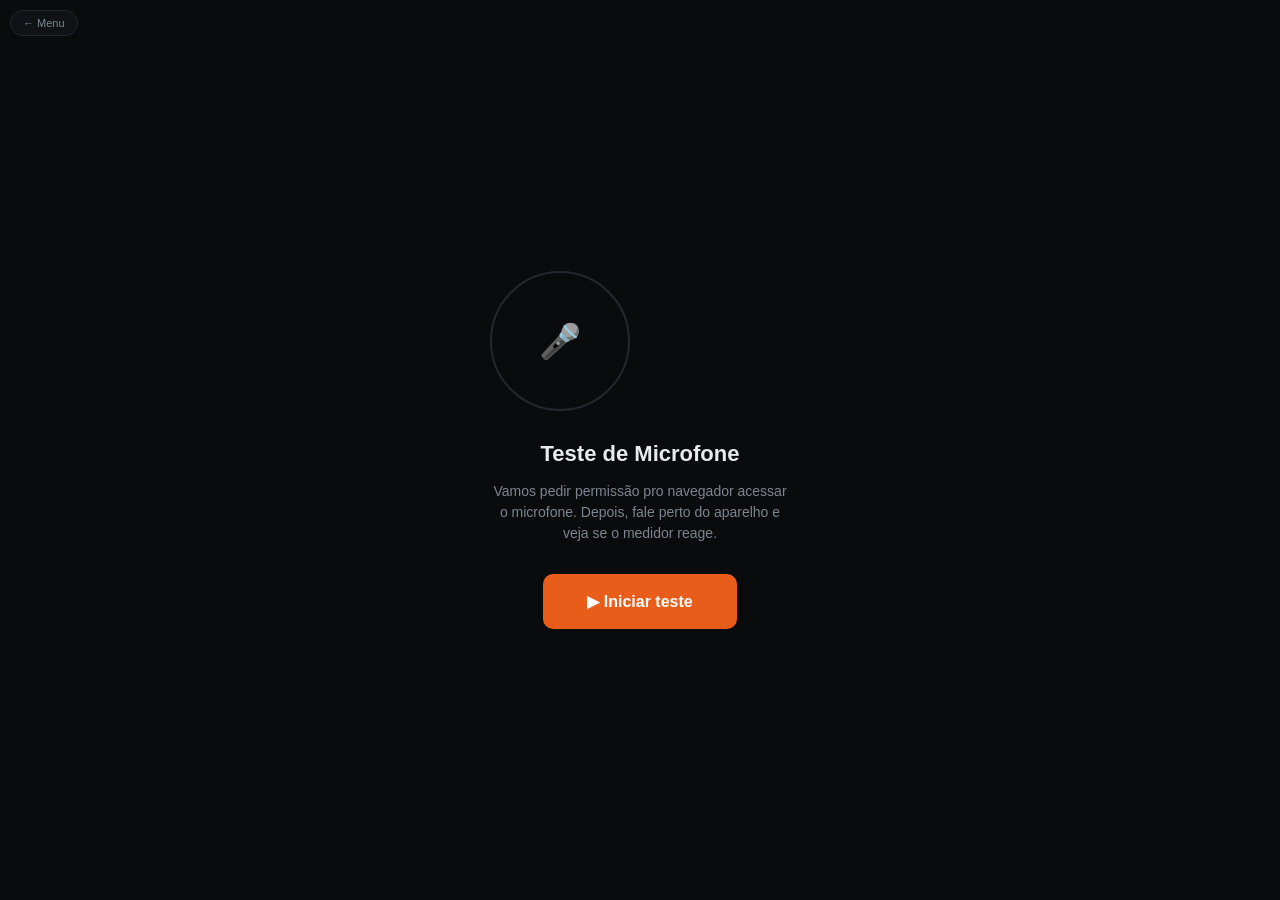
<file: mic.html>
<!DOCTYPE html>
<html lang="pt-BR">
<head>
<meta charset="UTF-8">
<meta name="viewport" content="width=device-width, initial-scale=1, viewport-fit=cover">
<title>Teste de Microfone — All In One Assistech</title>
<link rel="icon" type="image/png" href="logo.png">
<style>
  :root{
    --bg: #0a0b0d;
    --panel: #141619;
    --line: #24272c;
    --text: #e8eaed;
    --text-dim: #7d8590;
    --accent: #00e0a4;
    --accent-dim: #063d30;
    --orange: #E85D1A;
    --warn: #ff5c5c;
  }
  *{ box-sizing: border-box; -webkit-tap-highlight-color: transparent; }
  html, body{
    margin: 0; padding: 0; height: 100%; overflow: hidden;
    background: var(--bg); color: var(--text);
    font-family: -apple-system, BlinkMacSystemFont, "Segoe UI", Roboto, sans-serif;
    user-select: none;
  }
  #app{
    position: relative;
    height: 100dvh; width: 100%;
    display: flex; flex-direction: column;
    align-items: center; justify-content: center;
    text-align: center;
    padding: 24px;
  }

  #backLink{
    position: absolute; z-index: 2;
    top: max(10px, env(safe-area-inset-top));
    left: 10px;
    background: rgba(20,22,25,0.72);
    border: 1px solid var(--line);
    border-radius: 999px;
    padding: 6px 12px;
    font-size: 11px; color: var(--text-dim);
    text-decoration: none;
  }

  h1{ font-size: 22px; font-weight: 700; margin-bottom: 8px; }
  p.sub{ font-size: 14px; color: var(--text-dim); max-width: 300px; margin-bottom: 30px; line-height: 1.5; }

  /* Medidor de nível: anel que cresce com o volume captado */
  .meter{
    position: relative;
    width: 140px; height: 140px;
    border-radius: 50%;
    border: 2px solid var(--line);
    display: flex; align-items: center; justify-content: center;
    margin-bottom: 30px;
  }
  .meter-fill{
    position: absolute;
    inset: 0;
    border-radius: 50%;
    background: radial-gradient(circle, var(--accent-dim) 0%, transparent 70%);
    transform: scale(0.3);
    opacity: 0;
    transition: transform 0.08s linear, opacity 0.08s linear;
  }
  .meter-icon{ font-size: 34px; position: relative; z-index: 1; }

  button{
    appearance: none; border: none; cursor: pointer;
    font-family: inherit; font-weight: 700;
    border-radius: 10px;
  }
  #startBtn{
    background: var(--orange); color: #fff;
    font-size: 16px;
    padding: 18px 44px;
  }
  #startBtn:active{ opacity: 0.85; }

  #errorBox{
    display: none;
    color: var(--warn);
    font-size: 13px;
    max-width: 280px;
    margin-top: 16px;
    line-height: 1.5;
  }
  #errorBox.show{ display: block; }

  #testing{ display: none; flex-direction: column; align-items: center; }
  #testing.show{ display: flex; }

  #idle.hidden{ display: none; }

  .confirm{
    display: none;
    flex-direction: column; align-items: center; gap: 14px;
    margin-top: 10px;
  }
  .confirm.show{ display: flex; }
  .confirm p{ font-size: 15px; }
  .confirm-row{ display: flex; gap: 12px; }
  .confirm-row button{ font-size: 14px; padding: 14px 22px; }
  #okBtn{ background: var(--accent); color: #06231a; }
  #failBtn{ background: transparent; color: var(--warn); border: 1px solid #4a2222; }
</style>
</head>
<body>
<div id="app">

  <a id="backLink" href="menu.html">← Menu</a>

  <div id="idle">
    <div class="meter"><div class="meter-icon">🎤</div></div>
    <h1>Teste de Microfone</h1>
    <p class="sub">Vamos pedir permissão pro navegador acessar o
      microfone. Depois, fale perto do aparelho e veja se o medidor
      reage.</p>
    <button id="startBtn">▶ Iniciar teste</button>
    <div id="errorBox"></div>
  </div>

  <div id="testing">
    <div class="meter">
      <div class="meter-fill" id="meterFill"></div>
      <div class="meter-icon">🎤</div>
    </div>
    <h1>Fale ou assopre perto do microfone</h1>
    <p class="sub">O círculo deve pulsar conforme o som capturado.
      Confirme abaixo quando tiver certeza.</p>

    <div class="confirm show">
      <p>O microfone está captando som?</p>
      <div class="confirm-row">
        <button id="okBtn">✓ Captando bem</button>
        <button id="failBtn">✗ Sem captar / chiado</button>
      </div>
    </div>
  </div>

</div>

<script>
(function () {
  const sessionCode = new URLSearchParams(window.location.search).get('session');
  const backLink = document.getElementById('backLink');
  if (sessionCode) {
    backLink.href = new URL(`menu.html?session=${sessionCode}`, window.location.href).href;
  }

  const idle = document.getElementById('idle');
  const testing = document.getElementById('testing');
  const startBtn = document.getElementById('startBtn');
  const errorBox = document.getElementById('errorBox');
  const meterFill = document.getElementById('meterFill');
  const okBtn = document.getElementById('okBtn');
  const failBtn = document.getElementById('failBtn');

  let stream = null;
  let ctx = null;
  let rafId = null;

  async function startTest() {
    startBtn.disabled = true;
    errorBox.classList.remove('show');

    try {
      stream = await navigator.mediaDevices.getUserMedia({ audio: true });
    } catch (err) {
      startBtn.disabled = false;
      errorBox.textContent = err.name === 'NotAllowedError'
        ? 'Permissão negada. Toque no cadeado/ícone ao lado da URL e libere o microfone pro navegador, depois tente de novo.'
        : 'Não foi possível acessar o microfone (' + err.name + ').';
      errorBox.classList.add('show');
      return;
    }

    idle.classList.add('hidden');
    testing.classList.add('show');

    ctx = new (window.AudioContext || window.webkitAudioContext)();
    const source = ctx.createMediaStreamSource(stream);
    const analyser = ctx.createAnalyser();
    analyser.fftSize = 512;
    source.connect(analyser);

    const data = new Uint8Array(analyser.frequencyBinCount);

    function loop() {
      analyser.getByteTimeDomainData(data);
      // RMS simples do sinal — sobe conforme o volume captado.
      let sumSquares = 0;
      for (let i = 0; i < data.length; i++) {
        const v = (data[i] - 128) / 128;
        sumSquares += v * v;
      }
      const rms = Math.sqrt(sumSquares / data.length); // ~0 a ~1
      const level = Math.min(1, rms * 4); // realça sensibilidade

      meterFill.style.opacity = String(0.25 + level * 0.75);
      meterFill.style.transform = `scale(${0.5 + level * 0.9})`;

      rafId = requestAnimationFrame(loop);
    }
    loop();
  }

  function stopAudio() {
    if (rafId) cancelAnimationFrame(rafId);
    if (stream) stream.getTracks().forEach(t => t.stop());
    if (ctx) ctx.close();
  }

  function saveResult(status) {
    if (!sessionCode) return;
    const key = 'aio-diag-' + sessionCode;
    let results = {};
    try { results = JSON.parse(sessionStorage.getItem(key) || '{}'); } catch {}
    results.mic = status;
    sessionStorage.setItem(key, JSON.stringify(results));
  }

  function finish(status) {
    stopAudio();
    saveResult(status);
    if (sessionCode) {
      window.location.href = new URL(`menu.html?session=${sessionCode}`, window.location.href).href;
    } else {
      testing.classList.remove('show');
      idle.classList.remove('hidden');
      startBtn.disabled = false;
    }
  }

  startBtn.addEventListener('click', startTest);
  okBtn.addEventListener('click', () => finish('ok'));
  failBtn.addEventListener('click', () => finish('fail'));

  window.addEventListener('pagehide', stopAudio);
})();
</script>
</body>
</html>
</file>
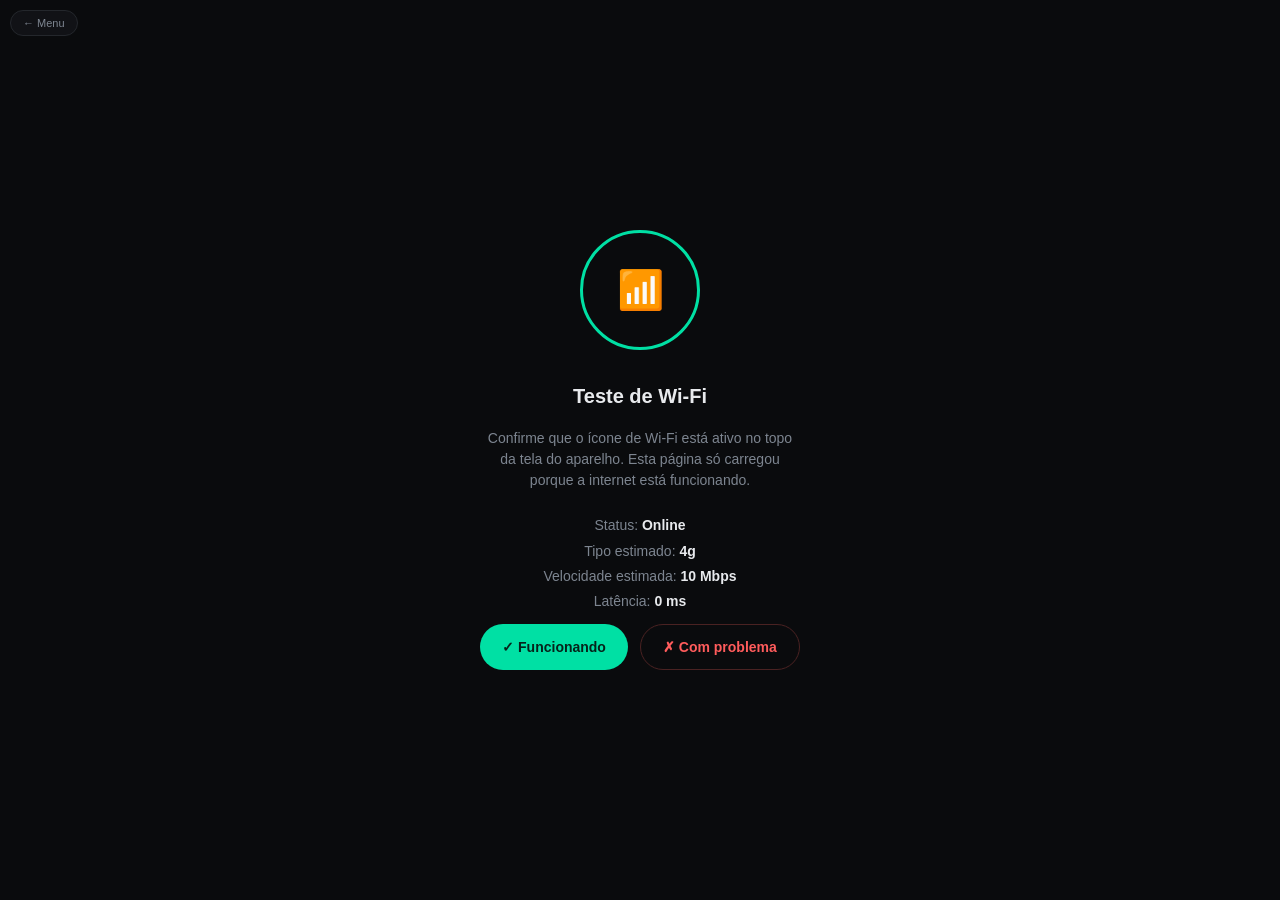
<file: network.html>
<!DOCTYPE html>
<html lang="pt-BR">
<head>
<meta charset="UTF-8">
<meta name="viewport" content="width=device-width, initial-scale=1, viewport-fit=cover">
<title>Teste de Conexão — All In One Assistech</title>
<link rel="icon" type="image/png" href="logo.png">
<style>
  :root{
    --bg:#0a0b0d; --panel:#141619; --line:#24272c;
    --text:#e8eaed; --text-dim:#7d8590;
    --accent:#00e0a4; --accent-dim:#063d30;
    --orange:#E85D1A; --warn:#ff5c5c;
  }
  *{ box-sizing: border-box; -webkit-tap-highlight-color: transparent; }
  html, body{
    margin:0; padding:0; height:100%; overflow:hidden;
    background:var(--bg); color:var(--text);
    font-family:-apple-system,BlinkMacSystemFont,"Segoe UI",Roboto,sans-serif;
  }
  #app{
    position:relative; height:100dvh; width:100%;
    display:flex; flex-direction:column; align-items:center; justify-content:center;
    text-align:center; padding:24px;
  }
  #backLink{
    position:absolute; z-index:2; top:max(10px, env(safe-area-inset-top)); left:10px;
    background:rgba(20,22,25,0.72); border:1px solid var(--line); border-radius:999px;
    padding:6px 12px; font-size:11px; color:var(--text-dim); text-decoration:none;
  }
  .ring{
    width:120px; height:120px; border-radius:50%;
    border:3px solid var(--line);
    display:flex; align-items:center; justify-content:center;
    font-size:38px; margin-bottom:22px;
    transition: border-color 0.3s;
  }
  .ring.online{ border-color: var(--accent); }
  h1{ font-size:20px; font-weight:700; margin-bottom:6px; }
  p.sub{ font-size:14px; color:var(--text-dim); max-width:320px; margin-bottom:8px; line-height:1.5; }
  .readout{ font-size:14px; margin: 14px 0 10px; color: var(--text-dim); line-height: 1.8; }
  .readout b{ color: var(--text); }
  #reloadBtn{
    background: var(--panel); color: var(--text); border:1px solid var(--line);
    font-family:inherit; font-weight:700; font-size:13px; padding:10px 18px;
    border-radius:999px; margin-bottom: 22px; cursor:pointer;
  }
  .confirm-row{ display:flex; gap:12px; }
  button.act{ appearance:none; border:none; cursor:pointer; font-family:inherit; font-weight:700; border-radius:999px; font-size:14px; padding:14px 22px; }
  #okBtn{ background:var(--accent); color:#06231a; }
  #failBtn{ background:transparent; color:var(--warn); border:1px solid #4a2222; }
</style>
</head>
<body>
<div id="app">
  <a id="backLink" href="menu.html">← Menu</a>

  <div class="ring" id="ring">📶</div>
  <h1 id="title">Teste de Wi-Fi</h1>
  <p class="sub" id="instruction">Confirme que o ícone de Wi-Fi está ativo no topo da tela do aparelho. Esta página só carregou porque a internet está funcionando.</p>

  <div class="readout" id="readout"></div>
  <button id="reloadBtn" style="display:none;">🔄 Recarregar página</button>

  <div class="confirm-row">
    <button class="act" id="okBtn">✓ Funcionando</button>
    <button class="act" id="failBtn">✗ Com problema</button>
  </div>
</div>

<script>
(function () {
  const sessionCode = new URLSearchParams(window.location.search).get('session');
  const kind = new URLSearchParams(window.location.search).get('kind') === 'mobile' ? 'mobile' : 'wifi';
  const testId = kind === 'mobile' ? 'mobile-net' : 'wifi';

  const backLink = document.getElementById('backLink');
  if (sessionCode) backLink.href = new URL(`menu.html?session=${sessionCode}`, window.location.href).href;

  if (kind === 'mobile') {
    document.getElementById('title').textContent = 'Teste de Rede Móvel';
    document.getElementById('instruction').textContent =
      'Desative o Wi-Fi do aparelho, deixando só o 4G/5G ligado, e recarregue esta página. Se carregar normalmente, a rede móvel está ok.';
    document.getElementById('reloadBtn').style.display = 'inline-block';
  }

  const ring = document.getElementById('ring');
  const readout = document.getElementById('readout');

  function update() {
    const online = navigator.onLine;
    ring.classList.toggle('online', online);
    ring.textContent = online ? '📶' : '📵';

    let lines = ['Status: <b>' + (online ? 'Online' : 'Offline') + '</b>'];

    const conn = navigator.connection || navigator.mozConnection || navigator.webkitConnection;
    if (conn) {
      if (conn.effectiveType) lines.push('Tipo estimado: <b>' + conn.effectiveType + '</b>');
      if (typeof conn.downlink === 'number') lines.push('Velocidade estimada: <b>' + conn.downlink + ' Mbps</b>');
      if (typeof conn.rtt === 'number') lines.push('Latência: <b>' + conn.rtt + ' ms</b>');
    } else {
      lines.push('<span style="color:#7d8590">(navegador não expõe detalhes técnicos da rede)</span>');
    }

    readout.innerHTML = lines.join('<br>');
  }

  update();
  window.addEventListener('online', update);
  window.addEventListener('offline', update);

  document.getElementById('reloadBtn').addEventListener('click', () => window.location.reload());

  function saveResult(status) {
    if (!sessionCode) return;
    const key = 'aio-diag-' + sessionCode;
    let results = {};
    try { results = JSON.parse(sessionStorage.getItem(key) || '{}'); } catch {}
    results[testId] = status;
    sessionStorage.setItem(key, JSON.stringify(results));
  }

  function finish(status) {
    saveResult(status);
    if (sessionCode) {
      window.location.href = new URL(`menu.html?session=${sessionCode}`, window.location.href).href;
    }
  }

  document.getElementById('okBtn').addEventListener('click', () => finish('ok'));
  document.getElementById('failBtn').addEventListener('click', () => finish('fail'));
})();
</script>
</body>
</html>
</file>
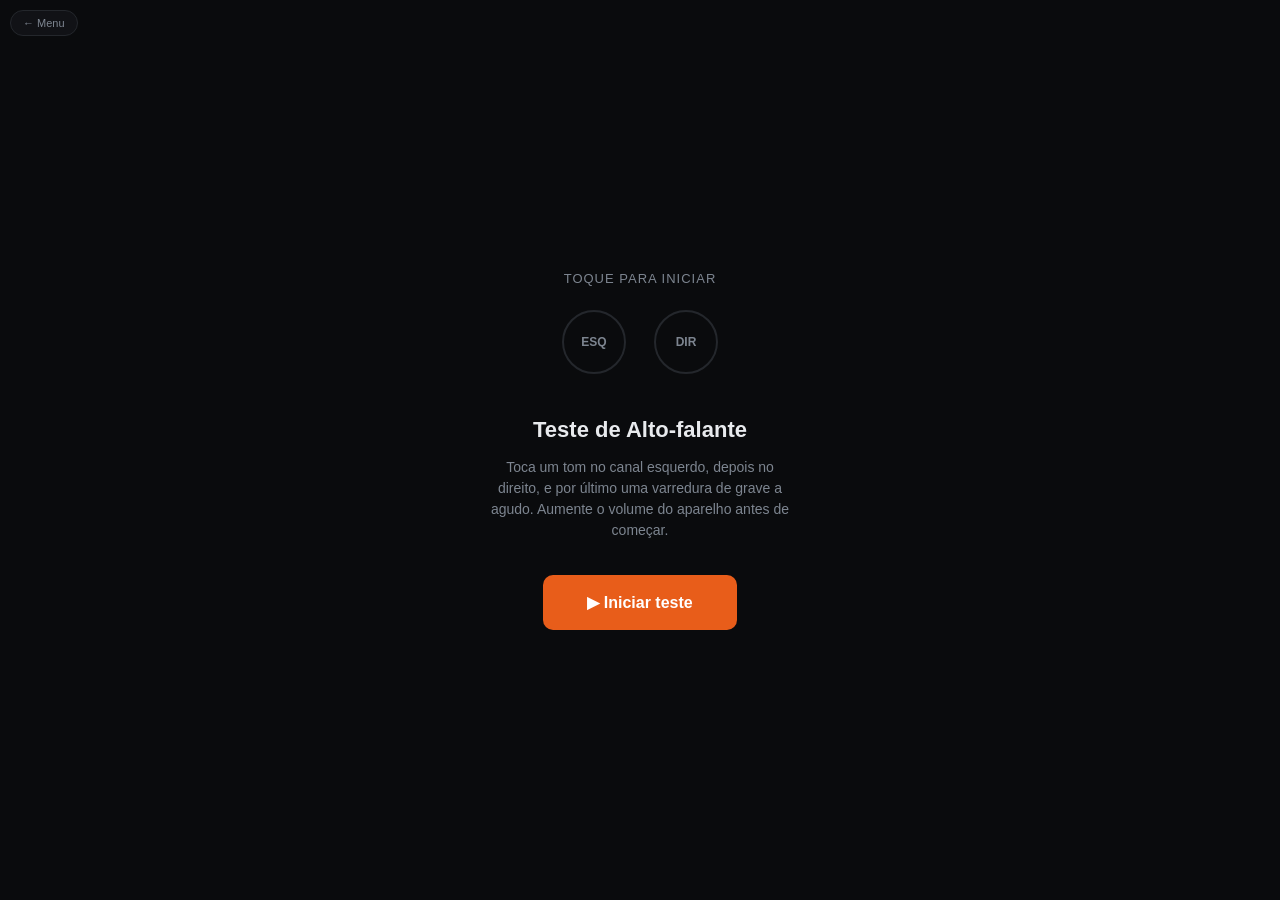
<file: speaker.html>
<!DOCTYPE html>
<html lang="pt-BR">
<head>
<meta charset="UTF-8">
<meta name="viewport" content="width=device-width, initial-scale=1, viewport-fit=cover">
<title>Teste de Alto-falante — All In One Assistech</title>
<link rel="icon" type="image/png" href="logo.png">
<style>
  :root{
    --bg: #0a0b0d;
    --panel: #141619;
    --line: #24272c;
    --text: #e8eaed;
    --text-dim: #7d8590;
    --accent: #00e0a4;
    --accent-dim: #063d30;
    --orange: #E85D1A;
    --warn: #ff5c5c;
  }
  *{ box-sizing: border-box; -webkit-tap-highlight-color: transparent; }
  html, body{
    margin: 0; padding: 0; height: 100%; overflow: hidden;
    background: var(--bg); color: var(--text);
    font-family: -apple-system, BlinkMacSystemFont, "Segoe UI", Roboto, sans-serif;
    user-select: none;
  }
  #app{
    position: relative;
    height: 100dvh; width: 100%;
    display: flex; flex-direction: column;
    align-items: center; justify-content: center;
    text-align: center;
    padding: 24px;
  }

  #backLink{
    position: absolute; z-index: 2;
    top: max(10px, env(safe-area-inset-top));
    left: 10px;
    background: rgba(20,22,25,0.72);
    border: 1px solid var(--line);
    border-radius: 999px;
    padding: 6px 12px;
    font-size: 11px; color: var(--text-dim);
    text-decoration: none;
  }

  .stage-label{
    font-size: 13px; color: var(--text-dim);
    text-transform: uppercase; letter-spacing: 1px;
    margin-bottom: 10px;
    min-height: 16px;
  }

  .channel-viz{
    display: flex; gap: 28px; align-items: center; justify-content: center;
    margin-bottom: 30px;
    height: 90px;
  }
  .ch{
    width: 64px; height: 64px; border-radius: 50%;
    border: 2px solid var(--line);
    display: flex; align-items: center; justify-content: center;
    font-size: 12px; font-weight: 700; color: var(--text-dim);
    transition: border-color 0.15s, box-shadow 0.15s, color 0.15s;
  }
  .ch.active{
    border-color: var(--accent);
    color: var(--accent);
    box-shadow: 0 0 0 8px var(--accent-dim);
  }

  h1{ font-size: 22px; font-weight: 700; margin-bottom: 8px; }
  p.sub{ font-size: 14px; color: var(--text-dim); max-width: 300px; margin-bottom: 34px; line-height: 1.5; }

  button{
    appearance: none; border: none; cursor: pointer;
    font-family: inherit; font-weight: 700;
    border-radius: 10px;
  }
  #playBtn{
    background: var(--orange); color: #fff;
    font-size: 16px;
    padding: 18px 44px;
  }
  #playBtn:active{ opacity: 0.85; }
  #playBtn:disabled{ background: var(--panel); color: var(--text-dim); }

  .confirm{
    display: none;
    flex-direction: column; align-items: center; gap: 14px;
  }
  .confirm.show{ display: flex; }
  .confirm p{ font-size: 15px; margin-bottom: 4px; }
  .confirm-row{ display: flex; gap: 12px; }
  .confirm-row button{ font-size: 14px; padding: 14px 22px; }
  #okBtn{ background: var(--accent); color: #06231a; }
  #failBtn{ background: transparent; color: var(--warn); border: 1px solid #4a2222; }

  #main.hidden{ display: none; }
</style>
</head>
<body>
<div id="app">

  <a id="backLink" href="menu.html">← Menu</a>

  <div id="main">
    <div class="stage-label" id="stageLabel">Toque para iniciar</div>

    <div class="channel-viz">
      <div class="ch" id="chL">ESQ</div>
      <div class="ch" id="chR">DIR</div>
    </div>

    <h1>Teste de Alto-falante</h1>
    <p class="sub">Toca um tom no canal esquerdo, depois no direito, e por
      último uma varredura de grave a agudo. Aumente o volume do aparelho
      antes de começar.</p>

    <button id="playBtn">▶ Iniciar teste</button>
  </div>

  <div class="confirm" id="confirm">
    <p>O técnico ouviu claramente nos dois lados, sem chiado?</p>
    <div class="confirm-row">
      <button id="okBtn">✓ Funcionando</button>
      <button id="failBtn">✗ Com problema</button>
    </div>
  </div>

</div>

<script>
(function () {
  const sessionCode = new URLSearchParams(window.location.search).get('session');
  const backLink = document.getElementById('backLink');
  if (sessionCode) {
    backLink.href = new URL(`menu.html?session=${sessionCode}`, window.location.href).href;
  }

  const main = document.getElementById('main');
  const confirmBox = document.getElementById('confirm');
  const stageLabel = document.getElementById('stageLabel');
  const playBtn = document.getElementById('playBtn');
  const chL = document.getElementById('chL');
  const chR = document.getElementById('chR');
  const okBtn = document.getElementById('okBtn');
  const failBtn = document.getElementById('failBtn');

  let ctx = null;

  function playTone({ freqStart, freqEnd, pan, duration }) {
    return new Promise(resolve => {
      const osc = ctx.createOscillator();
      const gain = ctx.createGain();
      const panner = ctx.createStereoPanner ? ctx.createStereoPanner() : null;

      osc.type = 'sine';
      osc.frequency.setValueAtTime(freqStart, ctx.currentTime);
      if (freqEnd && freqEnd !== freqStart) {
        osc.frequency.exponentialRampToValueAtTime(freqEnd, ctx.currentTime + duration);
      }

      // Envelope simples pra evitar estalo no início/fim.
      gain.gain.setValueAtTime(0, ctx.currentTime);
      gain.gain.linearRampToValueAtTime(0.5, ctx.currentTime + 0.05);
      gain.gain.setValueAtTime(0.5, ctx.currentTime + duration - 0.05);
      gain.gain.linearRampToValueAtTime(0, ctx.currentTime + duration);

      if (panner) {
        panner.pan.setValueAtTime(pan, ctx.currentTime);
        osc.connect(gain).connect(panner).connect(ctx.destination);
      } else {
        osc.connect(gain).connect(ctx.destination);
      }

      osc.start();
      osc.stop(ctx.currentTime + duration);
      osc.onended = resolve;
    });
  }

  function setActive(side) {
    chL.classList.toggle('active', side === 'L' || side === 'both');
    chR.classList.toggle('active', side === 'R' || side === 'both');
  }

  async function runSequence() {
    playBtn.disabled = true;
    playBtn.textContent = 'Tocando...';

    if (!ctx) ctx = new (window.AudioContext || window.webkitAudioContext)();
    if (ctx.state === 'suspended') await ctx.resume();

    stageLabel.textContent = 'Canal esquerdo';
    setActive('L');
    await playTone({ freqStart: 1000, pan: -1, duration: 1.4 });

    stageLabel.textContent = 'Canal direito';
    setActive('R');
    await playTone({ freqStart: 1000, pan: 1, duration: 1.4 });

    stageLabel.textContent = 'Grave → agudo';
    setActive('both');
    await playTone({ freqStart: 200, freqEnd: 6000, pan: 0, duration: 2.2 });

    setActive(null);
    stageLabel.textContent = 'Teste concluído';
    main.classList.add('hidden');
    confirmBox.classList.add('show');
  }

  function saveResult(status) {
    if (!sessionCode) return;
    const key = 'aio-diag-' + sessionCode;
    let results = {};
    try { results = JSON.parse(sessionStorage.getItem(key) || '{}'); } catch {}
    results.speaker = status;
    sessionStorage.setItem(key, JSON.stringify(results));
  }

  function finish(status) {
    saveResult(status);
    if (sessionCode) {
      window.location.href = new URL(`menu.html?session=${sessionCode}`, window.location.href).href;
    } else {
      // Sem sessão (aberto direto) — só reseta a tela pra testar de novo.
      confirmBox.classList.remove('show');
      main.classList.remove('hidden');
      stageLabel.textContent = 'Toque para iniciar';
      playBtn.disabled = false;
      playBtn.textContent = '▶ Iniciar teste';
    }
  }

  playBtn.addEventListener('click', runSequence);
  okBtn.addEventListener('click', () => finish('ok'));
  failBtn.addEventListener('click', () => finish('fail'));
})();
</script>
</body>
</html>
</file>
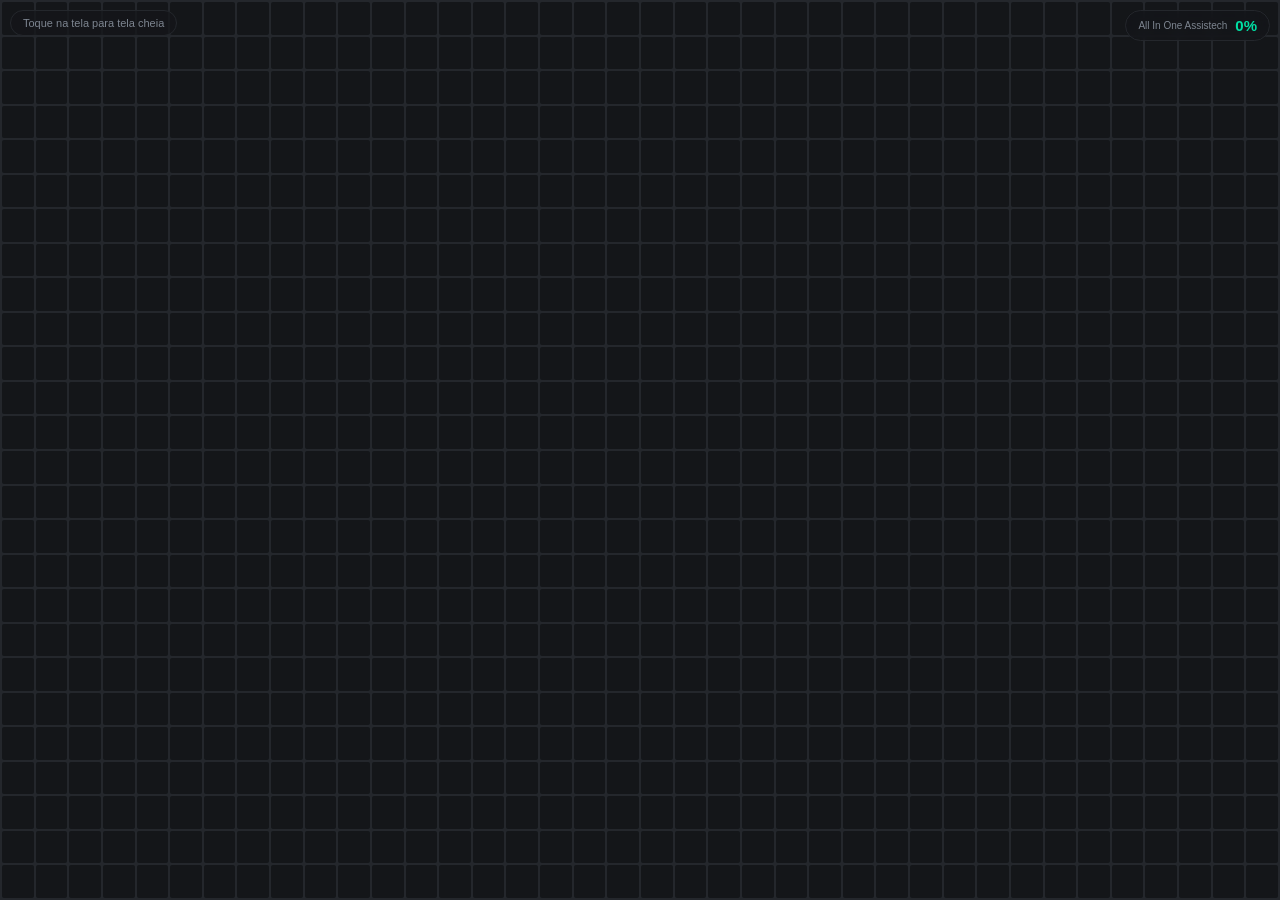
<file: touch.html>
<!DOCTYPE html>
<html lang="pt-BR">
<head>
<meta charset="UTF-8">
<meta name="viewport" content="width=device-width, initial-scale=1, maximum-scale=1, user-scalable=no, viewport-fit=cover">
<title>Teste de Touch — All In One Assistech</title>
<link rel="icon" type="image/png" href="logo.png">
<style>
  :root{
    --bg: #0a0b0d;
    --panel: #141619;
    --line: #24272c;
    --text: #e8eaed;
    --text-dim: #7d8590;
    --accent: #00e0a4;
    --accent-dim: #063d30;
    --warn: #ff5c5c;
    --cell-gap: 2px;
  }
  * { box-sizing: border-box; -webkit-tap-highlight-color: transparent; }
  html, body {
    margin: 0; padding: 0; height: 100%; overflow: hidden;
    background: var(--bg); color: var(--text);
    font-family: -apple-system, BlinkMacSystemFont, "Segoe UI", Roboto, sans-serif;
    touch-action: none; user-select: none;
  }
  #app { position: relative; height: 100%; height: 100dvh; width: 100%; }

  /* A grade cobre a tela inteira — inclusive por baixo do HUD. */
  #grid {
    position: absolute; inset: 0;
    display: grid;
    gap: var(--cell-gap);
    padding: var(--cell-gap);
    background: var(--line);
    z-index: 0;
  }
  .cell {
    background: var(--panel);
    border-radius: 2px;
    transition: background-color 60ms linear;
  }
  .cell.hit {
    background: var(--accent);
  }

  /* HUD flutuante: não ocupa espaço da grade e não bloqueia toque,
     exceto exatamente em cima dos botões/badge (pointer-events: auto neles). */
  .hud {
    position: absolute; z-index: 2;
    pointer-events: none;
  }
  .badge {
    top: max(10px, env(safe-area-inset-top));
    right: 10px;
    display: flex; align-items: center; gap: 8px;
    background: rgba(20,22,25,0.72);
    backdrop-filter: blur(6px);
    border: 1px solid var(--line);
    border-radius: 999px;
    padding: 6px 12px;
  }
  .badge span#brandSub { font-size: 10px; color: var(--text-dim); display: block; }
  .badge .stat {
    font-variant-numeric: tabular-nums;
    font-size: 15px; font-weight: 700; color: var(--accent);
  }
  .badge .stat.done { color: var(--warn); }

  #fsHint, #backLink {
    position: absolute; z-index: 2;
    top: max(10px, env(safe-area-inset-top));
    left: 10px;
    background: rgba(20,22,25,0.72);
    border: 1px solid var(--line);
    border-radius: 999px;
    padding: 6px 12px;
    font-size: 11px; color: var(--text-dim);
    transition: opacity 0.4s ease;
  }
  #fsHint { pointer-events: none; }
  #backLink { pointer-events: auto; text-decoration: none; display: none; }

  #overlay {
    position: fixed; inset: 0;
    background: rgba(10,11,13,0.96);
    display: none;
    align-items: center; justify-content: center;
    flex-direction: column; gap: 14px;
    text-align: center; padding: 24px;
    z-index: 10;
    pointer-events: none;
    transition: opacity 0.35s ease;
  }
  #overlay.show { display: flex; }
  #overlay .big { font-size: 48px; font-weight: 800; color: var(--accent); }
  #overlay p { color: var(--text-dim); font-size: 13px; max-width: 280px; }
</style>
</head>
<body>
<div id="app">

  <div id="grid"></div>

  <div class="hud badge">
    <div>
      <span id="brandSub">All In One Assistech</span>
    </div>
    <div class="stat" id="pct">0%</div>
  </div>

  <div id="fsHint">Toque na tela para tela cheia</div>
  <a id="backLink" href="menu.html">← Menu</a>

  <div id="overlay">
    <div class="big">100%</div>
    <p>Tela testada por completo. Reiniciando para o próximo teste...</p>
  </div>

</div>

<script>
(function () {
  // Se a página foi aberta via QR code do painel de diagnóstico,
  // mostra o código da sessão no cabeçalho pra o técnico confirmar
  // visualmente que o celular caiu no teste certo.
  const sessionCode = new URLSearchParams(window.location.search).get('session');
  if (sessionCode) {
    document.getElementById('brandSub').textContent = 'Sessão ' + sessionCode;
  }

  const grid = document.getElementById('grid');
  const pctEl = document.getElementById('pct');
  const overlay = document.getElementById('overlay');
  const fsHint = document.getElementById('fsHint');
  const backLink = document.getElementById('backLink');

  if (sessionCode) {
    const menuUrl = new URL(`menu.html?session=${sessionCode}`, window.location.href).href;
    backLink.href = menuUrl;
  }

  // Pede tela cheia (esconde a barra de endereço do navegador) no
  // primeiro toque do técnico. Precisa de um gesto do usuário — não
  // dá pra pedir isso sozinho ao carregar a página.
  let fsRequested = false;
  function requestFullscreenOnce() {
    if (fsRequested) return;
    fsRequested = true;
    const el = document.documentElement;
    const req = el.requestFullscreen || el.webkitRequestFullscreen;
    if (req) {
      req.call(el).catch(() => {}); // navegador pode negar; segue sem travar
    }
    fsHint.style.opacity = '0';
    setTimeout(() => {
      fsHint.remove();
      if (sessionCode) backLink.style.display = 'block';
    }, 500);
  }

  // Tamanho alvo de cada célula, em px. A grade se ajusta a qualquer
  // resolução de tela mantendo esse tamanho aproximado.
  const TARGET_CELL_PX = 34;

  let cols = 0, rows = 0, cells = [], hitCount = 0, total = 0;

  function buildGrid() {
    const w = grid.clientWidth;
    const h = grid.clientHeight;
    cols = Math.max(4, Math.round(w / TARGET_CELL_PX));
    rows = Math.max(4, Math.round(h / TARGET_CELL_PX));
    total = cols * rows;
    hitCount = 0;

    grid.style.gridTemplateColumns = `repeat(${cols}, 1fr)`;
    grid.style.gridTemplateRows = `repeat(${rows}, 1fr)`;
    grid.innerHTML = '';
    cells = [];

    for (let i = 0; i < total; i++) {
      const c = document.createElement('div');
      c.className = 'cell';
      grid.appendChild(c);
      cells.push(c);
    }
    updatePct();
  }

  function markCell(el) {
    if (!el || !el.classList.contains('cell')) return;
    if (el.classList.contains('hit')) return;
    el.classList.add('hit');
    hitCount++;
    updatePct();
    if (hitCount === total) onComplete();
  }

  function saveResult(status) {
    if (!sessionCode) return;
    const key = 'aio-diag-' + sessionCode;
    let results = {};
    try { results = JSON.parse(sessionStorage.getItem(key) || '{}'); } catch {}
    results.touch = status;
    sessionStorage.setItem(key, JSON.stringify(results));
  }

  function onComplete() {
    overlay.classList.add('show');
    saveResult('ok');
    // Some tempinho pro técnico ver a confirmação, depois volta pro
    // menu de testes (se veio de uma sessão) ou reseta a própria
    // grade (se foi aberto direto, sem sessão).
    setTimeout(() => {
      if (sessionCode) {
        const menuUrl = new URL(`menu.html?session=${sessionCode}`, window.location.href).href;
        window.location.href = menuUrl;
        return;
      }
      overlay.style.opacity = '0';
      setTimeout(() => {
        overlay.classList.remove('show');
        overlay.style.opacity = '1';
        buildGrid();
      }, 350);
    }, 1400);
  }

  function updatePct() {
    const pct = total ? Math.round((hitCount / total) * 100) : 0;
    pctEl.textContent = pct + '%';
    pctEl.classList.toggle('done', pct === 100);
  }

  function pointsFromEvent(e) {
    // Suporta multitouch: registra todos os dedos na tela, não só o primeiro.
    if (e.touches && e.touches.length) {
      return Array.from(e.touches).map(t => [t.clientX, t.clientY]);
    }
    return [[e.clientX, e.clientY]];
  }

  function handleMove(e) {
    e.preventDefault();
    requestFullscreenOnce();
    const pts = pointsFromEvent(e);
    for (const [x, y] of pts) {
      const el = document.elementFromPoint(x, y);
      markCell(el);
    }
  }

  grid.addEventListener('touchstart', handleMove, { passive: false });
  grid.addEventListener('touchmove', handleMove, { passive: false });
  grid.addEventListener('pointerdown', handleMove);
  grid.addEventListener('pointermove', (e) => {
    if (e.buttons === 1) handleMove(e);
  });

  window.addEventListener('resize', buildGrid);
  window.addEventListener('orientationchange', () => setTimeout(buildGrid, 200));

  buildGrid();
})();
</script>
</body>
</html>
</file>
<file: styles.css>
:root{
  --black: #0B0B0C;
  --panel-dark: #161618;
  --line-dark: #29292c;
  --white: #FAFAF8;
  --paper: #F1EFEA;
  --line-light: #E3E0D9;
  --gray: #6B6B70;
  --orange: #E85D1A;
  --orange-dark: #B84713;

  --font-display: "Space Grotesk", -apple-system, "Segoe UI", sans-serif;
  --font-body: -apple-system, BlinkMacSystemFont, "Segoe UI", sans-serif;
  --font-mono: "JetBrains Mono", ui-monospace, "SFMono-Regular", Menlo, monospace;
}

@import url('https://fonts.googleapis.com/css2?family=Space+Grotesk:wght@500;600;700&family=JetBrains+Mono:wght@500&display=swap');

*{ box-sizing: border-box; margin: 0; padding: 0; }

html, body{ height: 100%; }

body{
  font-family: var(--font-body);
  color: var(--black);
  overflow: hidden;
}

.screen{
  position: fixed;
  inset: 0;
  display: flex;
  flex-direction: column;
  opacity: 0;
  transform: translateY(8px);
  pointer-events: none;
  transition: opacity 0.28s ease, transform 0.28s ease;
  overflow-y: auto;
}
.screen.is-active{
  opacity: 1;
  transform: translateY(0);
  pointer-events: auto;
}

.screen--light{ background: var(--white); }
.screen--dark{ background: var(--black); color: var(--white); }

/* ---------- Brandbar ---------- */
.brandbar{
  display: flex;
  align-items: center;
  gap: 10px;
  padding: 24px 32px;
  border-bottom: 1px solid var(--line-light);
}
.brandbar--dark{ border-bottom-color: var(--line-dark); }

.brandbar__logo{
  height: 36px;
  width: auto;
  display: block;
}
.brandbar__name{
  font-size: 13px;
  color: var(--gray);
  font-weight: 500;
}
.brandbar--dark .brandbar__name{ color: #9a9a9e; }

/* ---------- Tela 1: Início ---------- */
.hero{
  flex: 1;
  display: flex;
  flex-direction: column;
  align-items: center;
  justify-content: center;
  text-align: center;
  padding: 32px;
}
.hero__eyebrow{
  font-size: 14px;
  color: var(--gray);
  margin-bottom: 14px;
}
.hero__title{
  font-family: var(--font-display);
  font-size: clamp(40px, 6vw, 64px);
  font-weight: 700;
  letter-spacing: -0.5px;
  margin-bottom: 16px;
}
.hero__subtitle{
  font-size: 17px;
  color: var(--gray);
  max-width: 480px;
  line-height: 1.5;
  margin-bottom: 44px;
}

.foot{
  text-align: center;
  padding: 20px;
  font-size: 12px;
  color: var(--gray);
  border-top: 1px solid var(--line-light);
}

/* ---------- Botões ---------- */
.btn{
  font-family: var(--font-body);
  font-weight: 600;
  border: none;
  cursor: pointer;
  border-radius: 6px;
}
.btn--primary{
  background: var(--orange);
  color: var(--white);
}
.btn--primary:hover{ background: var(--orange-dark); }
.btn--primary:active{ transform: translateY(1px); }

.btn--lg{
  font-size: 18px;
  padding: 20px 56px;
}

.btn--ghost{
  background: transparent;
  color: #9a9a9e;
  font-size: 14px;
  padding: 10px 18px;
  border: 1px solid var(--line-dark);
}
.btn--ghost:hover{
  color: var(--white);
  border-color: #4a4a4e;
}

/* ---------- Tela 2: QR ---------- */
.qrwrap{
  flex: 1;
  display: flex;
  flex-direction: column;
  align-items: center;
  justify-content: center;
  text-align: center;
  padding: 32px;
}
.qrwrap__eyebrow{
  font-size: 14px;
  color: var(--orange);
  font-weight: 600;
  margin-bottom: 10px;
}
.qrwrap__title{
  font-family: var(--font-display);
  font-size: clamp(24px, 3vw, 30px);
  font-weight: 600;
  margin-bottom: 36px;
}

.qrcard{
  background: var(--white);
  padding: 20px;
  border-radius: 10px;
  display: inline-flex;
  margin-bottom: 24px;
  box-shadow: 0 0 0 1px var(--line-dark);
}
.qrcard canvas{ display: block; }

.qrwrap__session{
  font-family: var(--font-mono);
  font-size: 15px;
  color: #9a9a9e;
  margin-bottom: 28px;
  letter-spacing: 0.5px;
}
.qrwrap__session span{ color: var(--white); }

.qrwrap__status{
  display: flex;
  align-items: center;
  gap: 10px;
  font-size: 14px;
  color: #9a9a9e;
  margin-bottom: 40px;
}

.pulse-dot{
  width: 8px;
  height: 8px;
  border-radius: 50%;
  background: var(--orange);
  animation: pulse 1.4s ease-in-out infinite;
}
@keyframes pulse{
  0%, 100% { opacity: 1; transform: scale(1); }
  50% { opacity: 0.35; transform: scale(0.8); }
}

@media (prefers-reduced-motion: reduce){
  .pulse-dot{ animation: none; }
  .screen{ transition: none; }
}

/* ---------- Tela 3: Resultado ---------- */
.resultwrap{
  flex: 1;
  display: flex;
  flex-direction: column;
  align-items: center;
  padding: 40px 24px;
  overflow-y: auto;
}
.resultwrap__eyebrow{
  font-size: 14px;
  color: var(--orange);
  font-weight: 600;
  margin-bottom: 8px;
}
.resultwrap__title{
  font-family: var(--font-display);
  font-size: clamp(26px, 3vw, 32px);
  font-weight: 700;
  margin-bottom: 8px;
}
.resultwrap__client{
  font-size: 20px;
  font-weight: 700;
  color: var(--black);
  margin-bottom: 30px;
}

.os-form{
  text-align: left;
  max-width: 420px;
  margin: 0 auto;
  display: flex;
  flex-direction: column;
  gap: 14px;
}
.os-form label{
  display: flex;
  flex-direction: column;
  gap: 6px;
  font-size: 13px;
  font-weight: 600;
  color: var(--gray);
}
.os-form input, .os-form textarea{
  font-family: inherit;
  font-size: 15px;
  padding: 12px 14px;
  border: 1px solid var(--line-light);
  border-radius: 8px;
  background: var(--white);
  color: var(--black);
  resize: vertical;
}
.os-form input:focus, .os-form textarea:focus{
  outline: none;
  border-color: var(--orange);
}
.os-form button{ margin-top: 6px; }

.os-form fieldset{
  border: 1px solid var(--line-light);
  border-radius: 10px;
  padding: 14px 16px 16px;
  margin: 0;
  display: flex;
  flex-direction: column;
  gap: 12px;
}
.os-form legend{
  font-size: 12px;
  font-weight: 700;
  color: var(--orange);
  text-transform: uppercase;
  letter-spacing: 0.4px;
  padding: 0 6px;
}
.os-form__row{
  display: flex;
  gap: 12px;
}
.os-form__row label{ flex: 1; min-width: 0; }
.os-form__field--small{ flex: 0 0 90px; }
.os-form__field--grow{ flex: 2; }

.result-list{
  width: 100%;
  max-width: 480px;
  display: flex;
  flex-direction: column;
  gap: 8px;
  margin-bottom: 36px;
}
.result-row{
  display: flex;
  align-items: center;
  justify-content: space-between;
  padding: 14px 18px;
  border-radius: 8px;
  border: 1px solid var(--line-light);
  font-size: 15px;
  font-weight: 500;
}
.result-row .tag{
  font-size: 12px;
  font-weight: 700;
  padding: 4px 10px;
  border-radius: 999px;
}
.result-row.ok{ background: #F3FBF6; }
.result-row.ok .tag{ background: #DFF3E6; color: #1CA05C; }
.result-row.fail{ background: #FDF4F2; }
.result-row.fail .tag{ background: #FBE1DC; color: #C23B3B; }
.result-row.missing{ background: var(--paper); }
.result-row.missing .tag{ background: var(--line-light); color: var(--gray); }

/* ---------- Tela 4: Fotos ---------- */
.photoswrap{
  flex: 1;
  display: flex;
  flex-direction: column;
  align-items: center;
  padding: 36px 24px;
  overflow-y: auto;
  text-align: center;
}
.photoswrap .resultwrap__title{ margin-bottom: 8px; }
.photoswrap .hero__subtitle{ margin-bottom: 30px; }

.photo-groups{
  width: 100%;
  max-width: 720px;
  display: flex;
  flex-direction: column;
  gap: 22px;
  margin-bottom: 32px;
}
.photo-group{
  border: 1px solid var(--line-light);
  border-radius: 10px;
  padding: 16px;
  text-align: left;
}
.photo-group__head{
  display: flex;
  align-items: center;
  justify-content: space-between;
  margin-bottom: 12px;
  font-size: 13px;
  font-weight: 700;
  color: var(--black);
  text-transform: uppercase;
  letter-spacing: 0.4px;
}
.btn--ghost-dark{
  background: var(--black);
  color: var(--white);
  font-size: 12px;
  padding: 8px 14px;
  border-radius: 999px;
  cursor: pointer;
  text-transform: none;
  letter-spacing: normal;
  font-weight: 600;
}
.btn--ghost-dark:hover{ background: #2a2a2c; }

.photo-grid{
  display: grid;
  grid-template-columns: repeat(auto-fill, minmax(90px, 1fr));
  gap: 8px;
  min-height: 4px;
}
.photo-thumb{
  position: relative;
  aspect-ratio: 1 / 1;
  border-radius: 8px;
  overflow: hidden;
  border: 1px solid var(--line-light);
  background: var(--paper);
}
.photo-thumb img{ width: 100%; height: 100%; object-fit: cover; display: block; }
.photo-thumb__remove{
  position: absolute; top: 4px; right: 4px;
  width: 20px; height: 20px;
  border-radius: 50%;
  background: rgba(11,11,12,0.75);
  color: #fff;
  border: none;
  font-size: 12px;
  line-height: 1;
  cursor: pointer;
  display: flex; align-items: center; justify-content: center;
}
.photo-empty-hint{
  font-size: 12px;
  color: var(--gray);
  padding: 6px 2px;
}

/* ---------- Campo Senha: PIN/Senha ou Padrão (desenho) ---------- */
.senha-widget{ margin-top: -8px; }
.senha-tabs{
  display: flex;
  gap: 6px;
  margin-bottom: 8px;
}
.senha-tab{
  appearance: none;
  border: 1px solid var(--line-light);
  background: var(--white);
  color: var(--gray);
  font-family: inherit;
  font-size: 12px;
  font-weight: 600;
  padding: 7px 12px;
  border-radius: 999px;
  cursor: pointer;
}
.senha-tab.active{
  background: var(--black);
  color: var(--white);
  border-color: var(--black);
}
.senha-padrao-wrap{
  display: flex;
  flex-direction: column;
  align-items: center;
  gap: 10px;
  padding: 12px 0 4px;
}
#os-senha-pattern{
  touch-action: none;
  border: 1px solid var(--line-light);
  border-radius: 10px;
  background: var(--paper);
}
.senha-padrao-clear{
  font-size: 11px;
  padding: 7px 14px;
}
</file>
